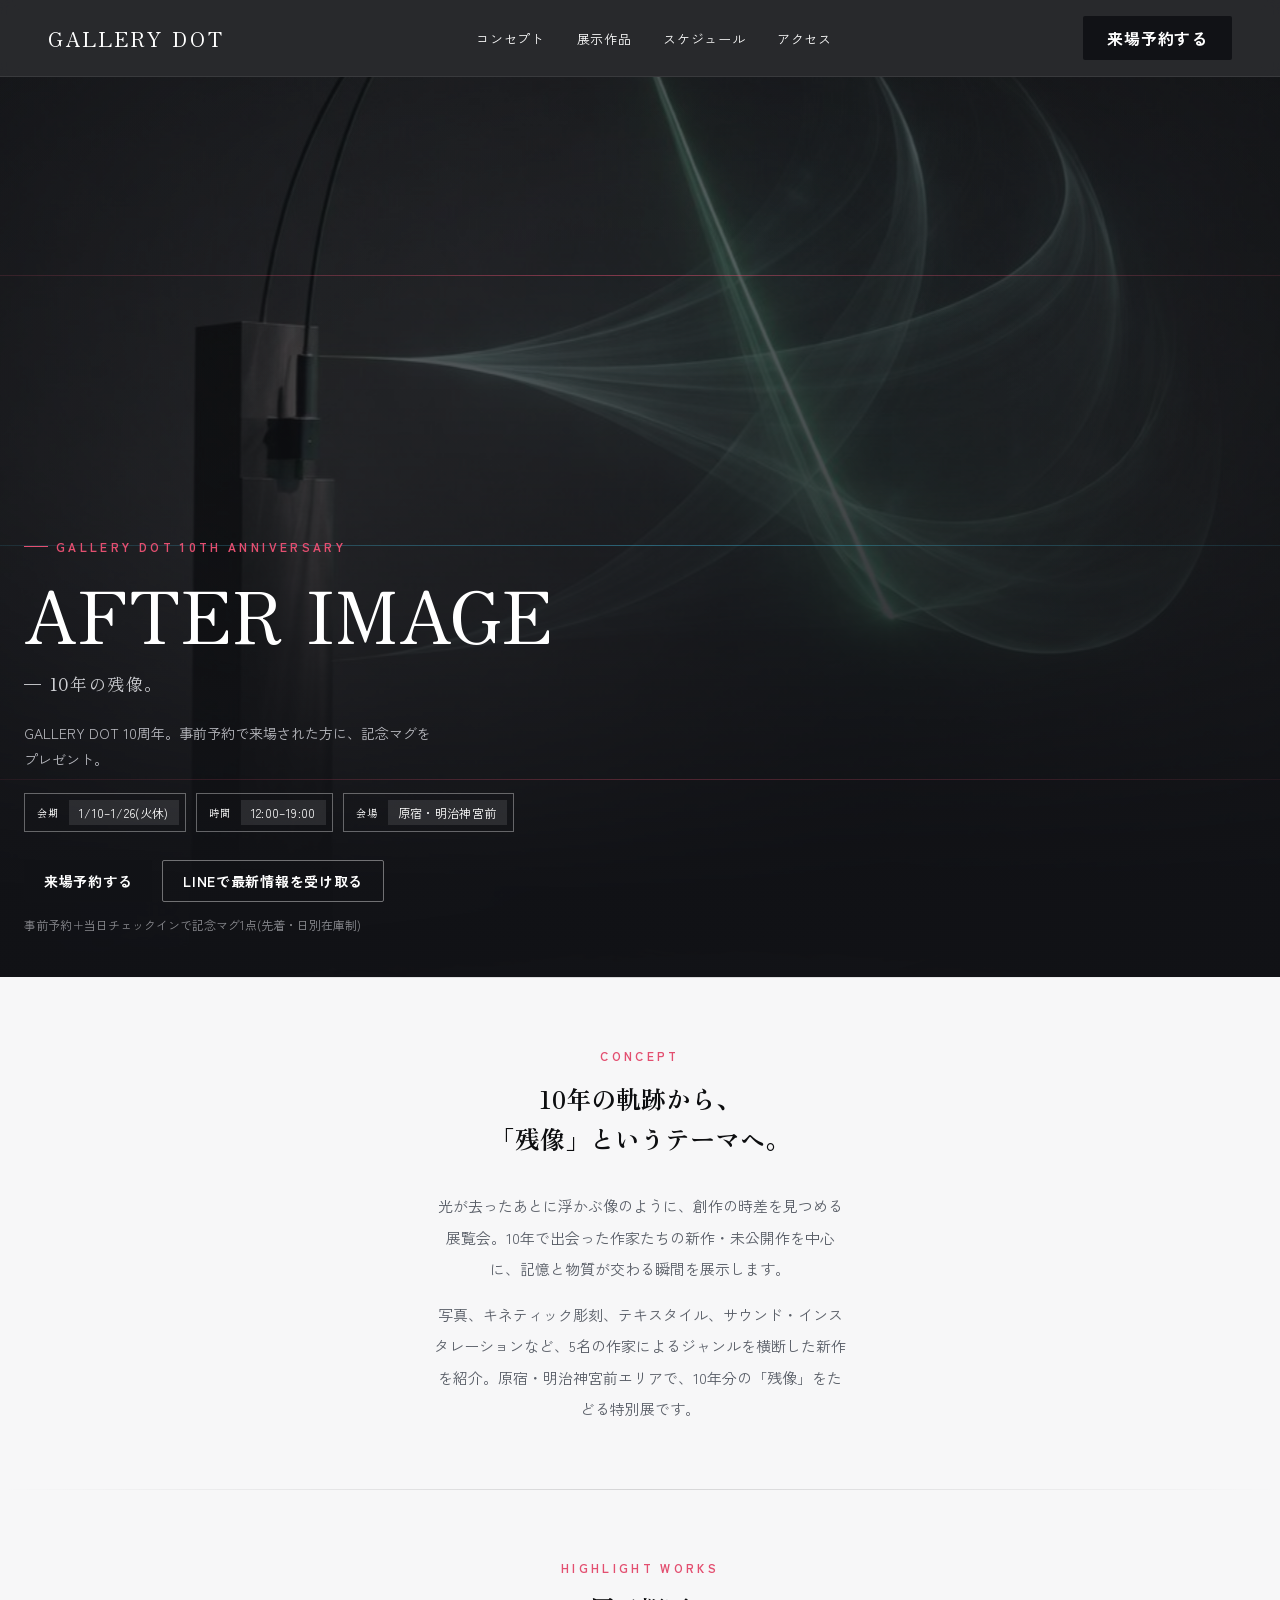
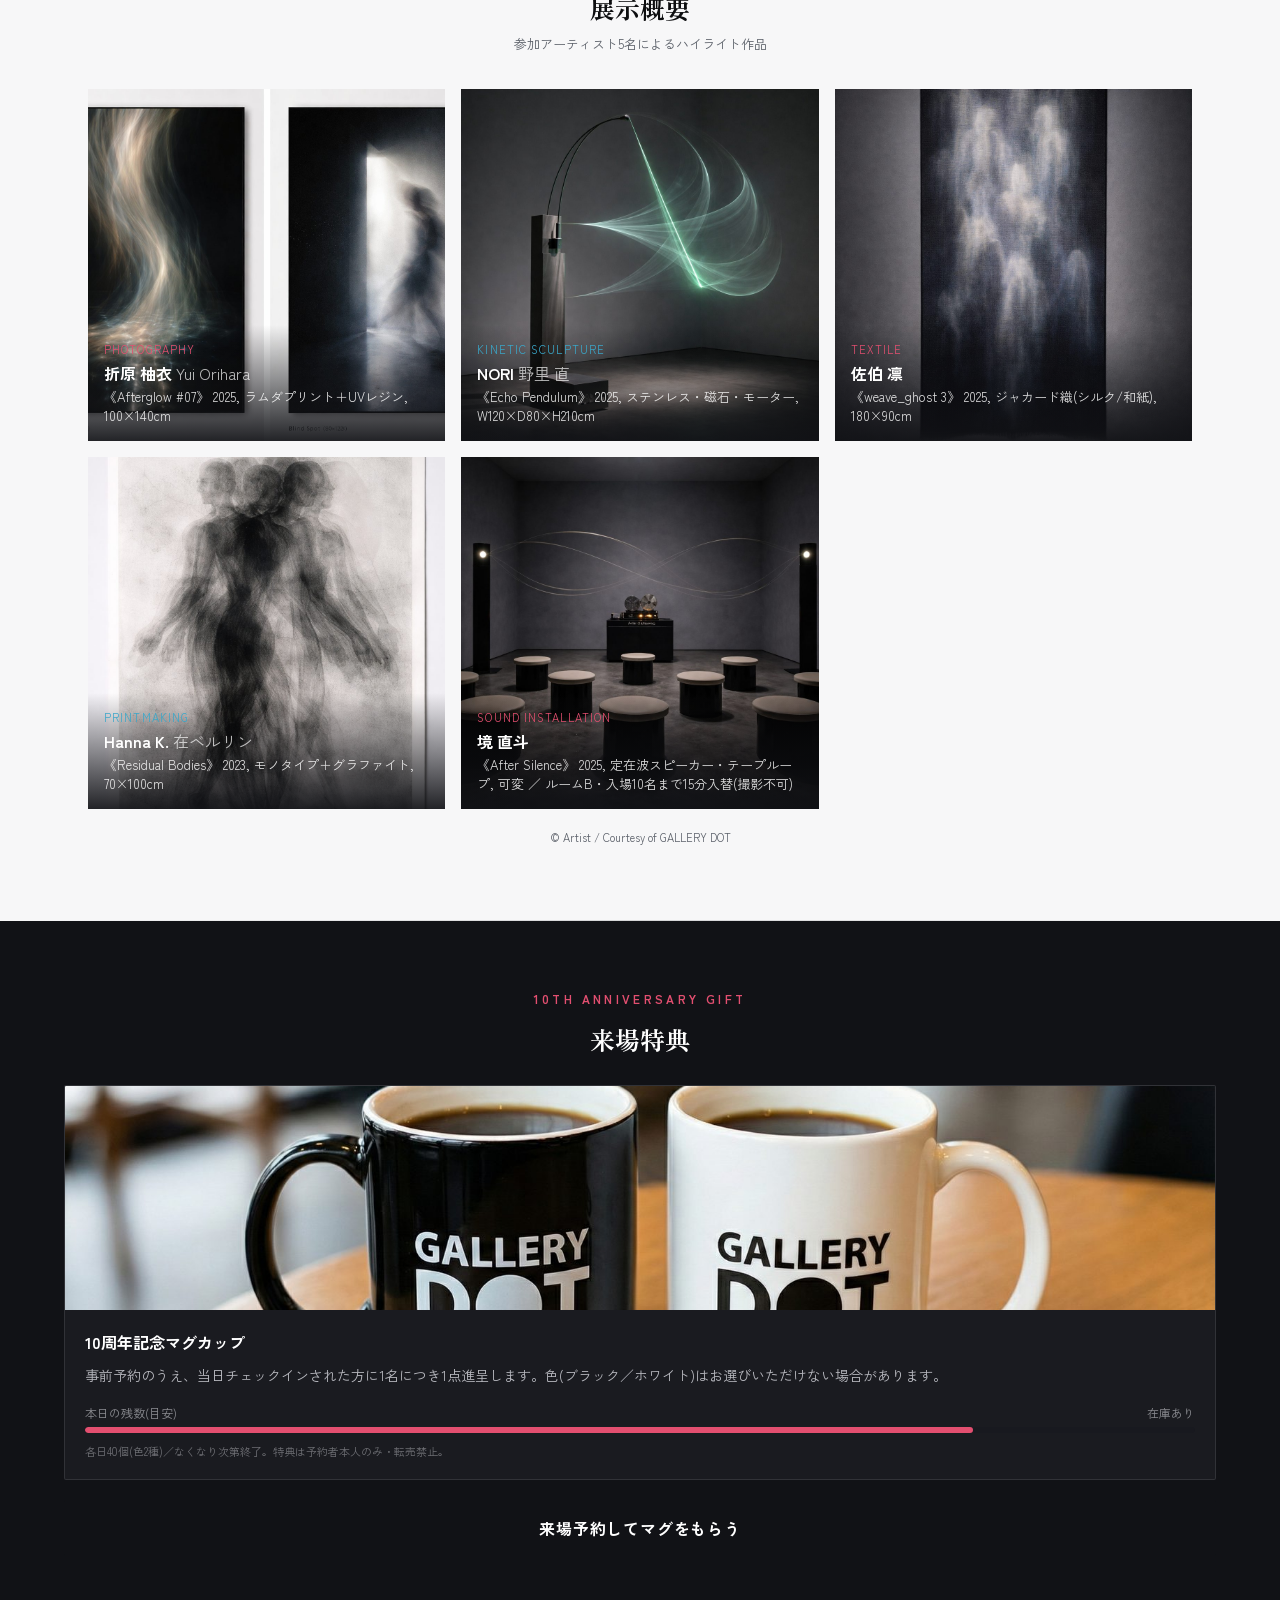
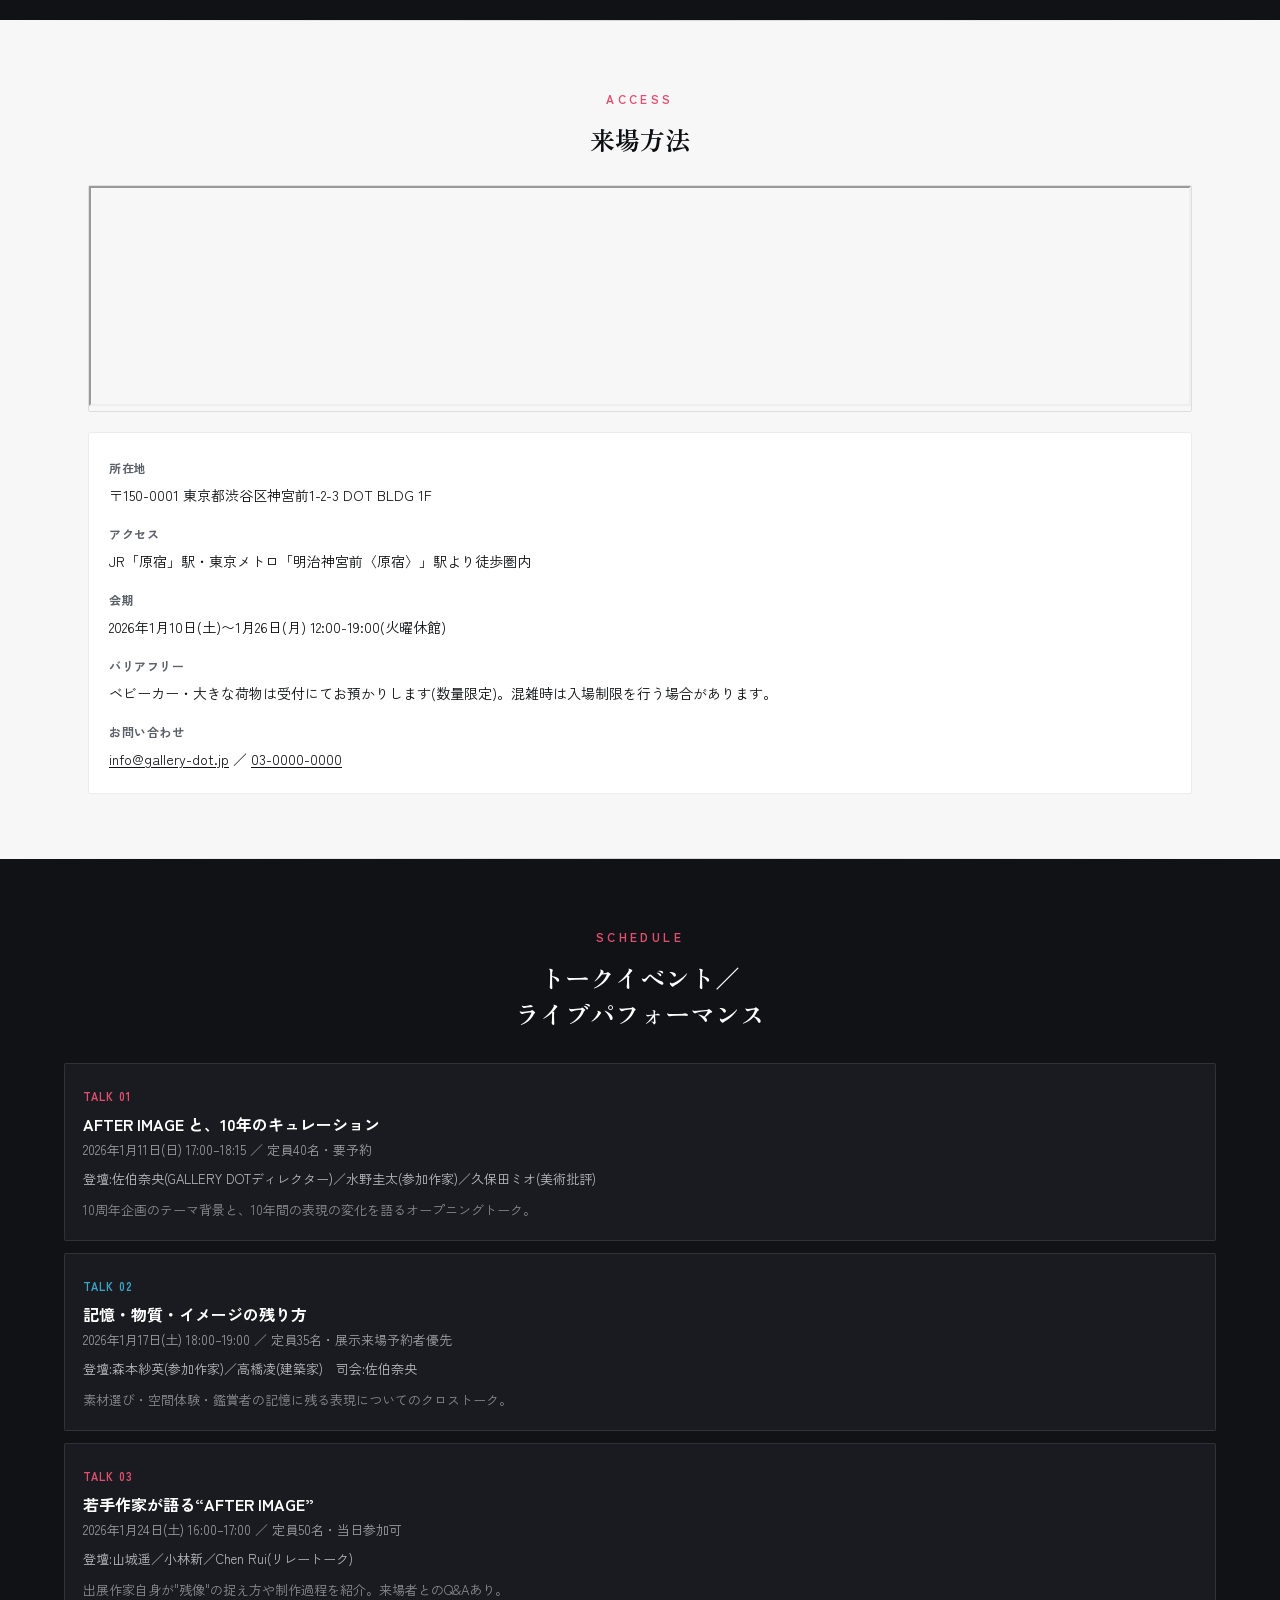
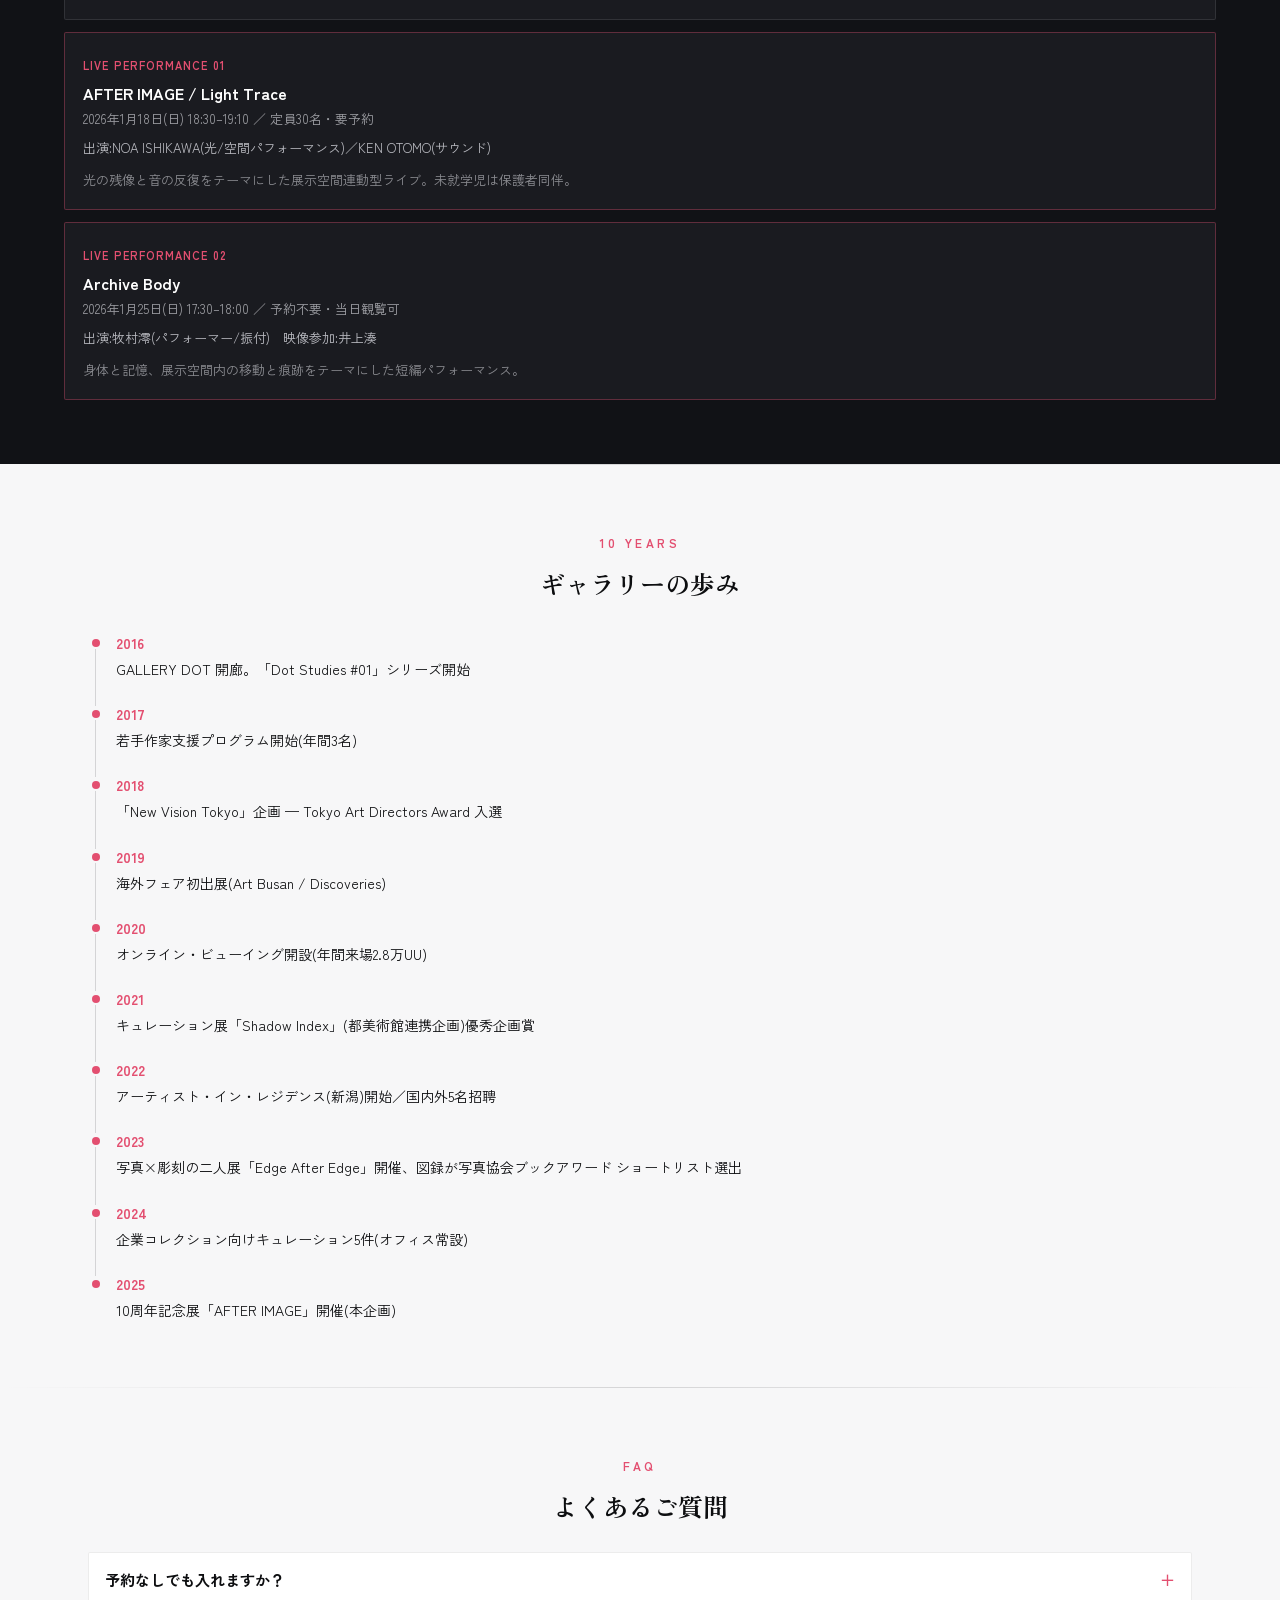
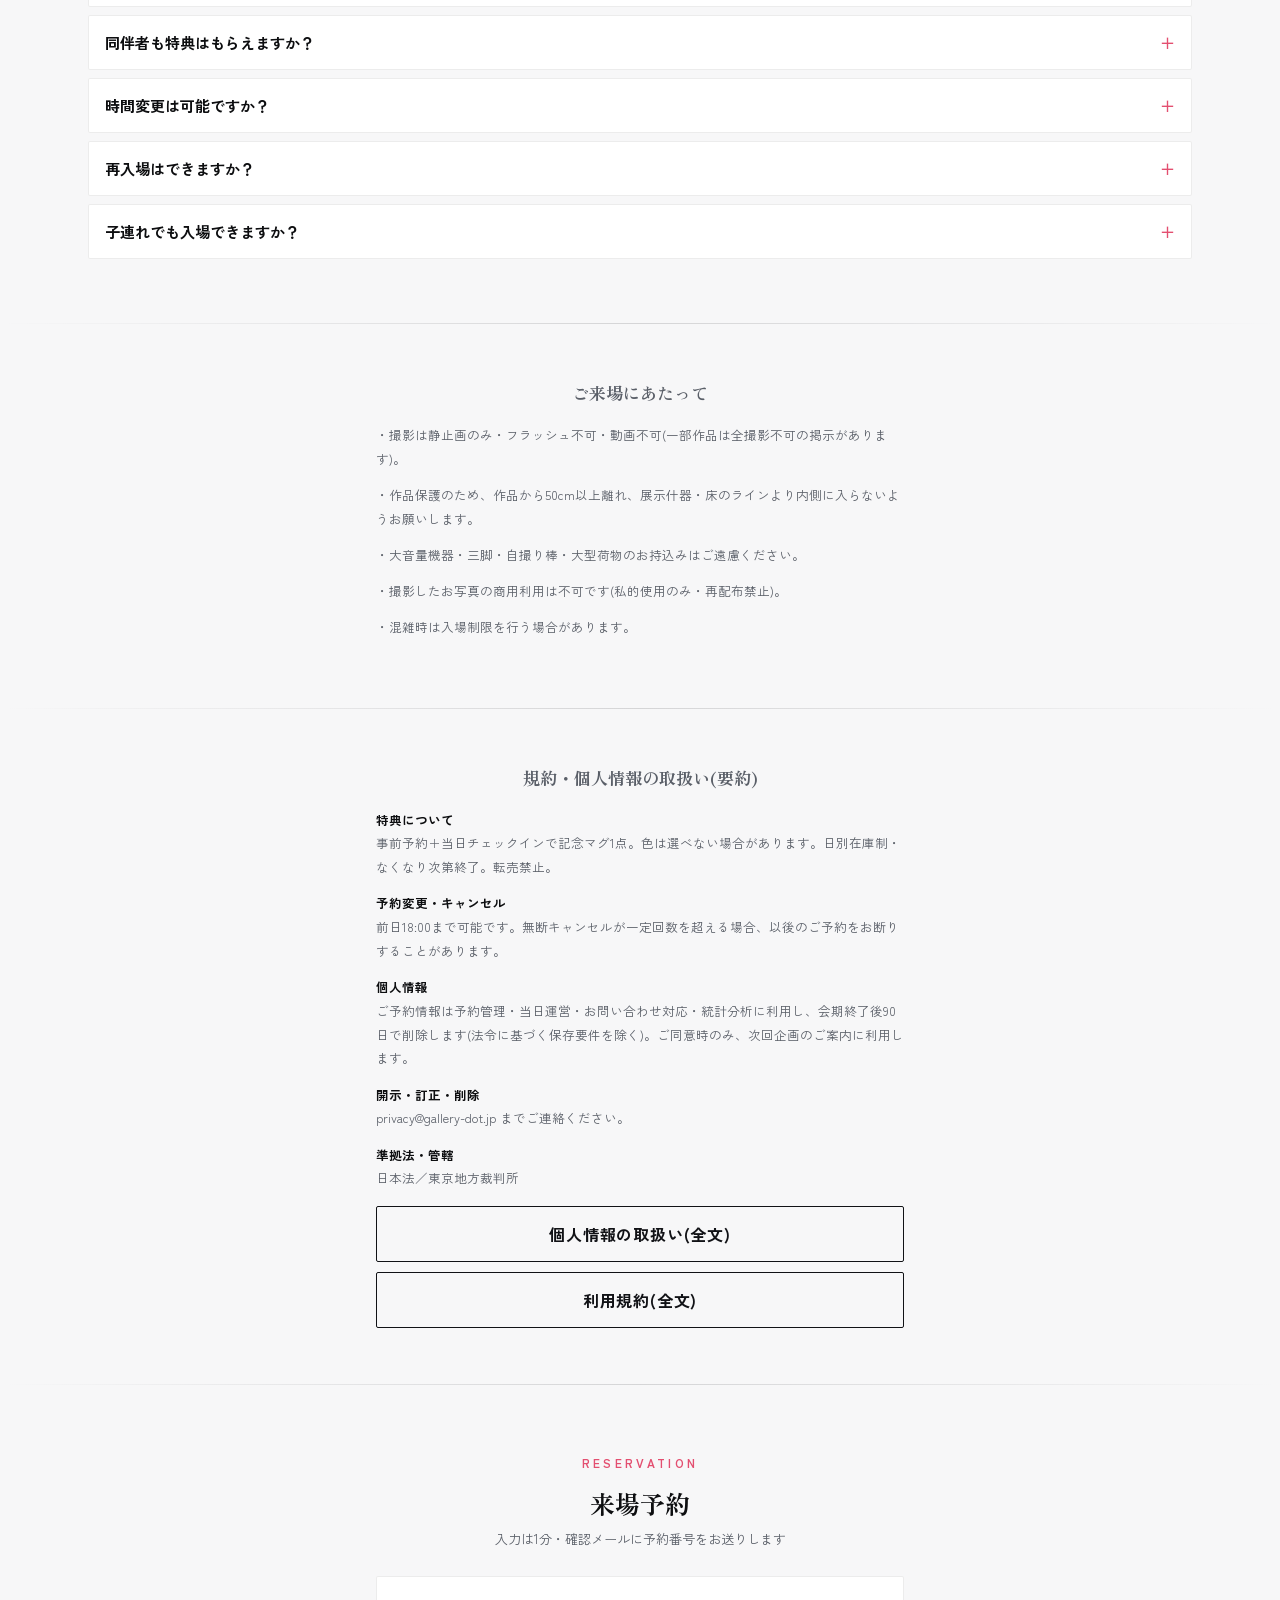
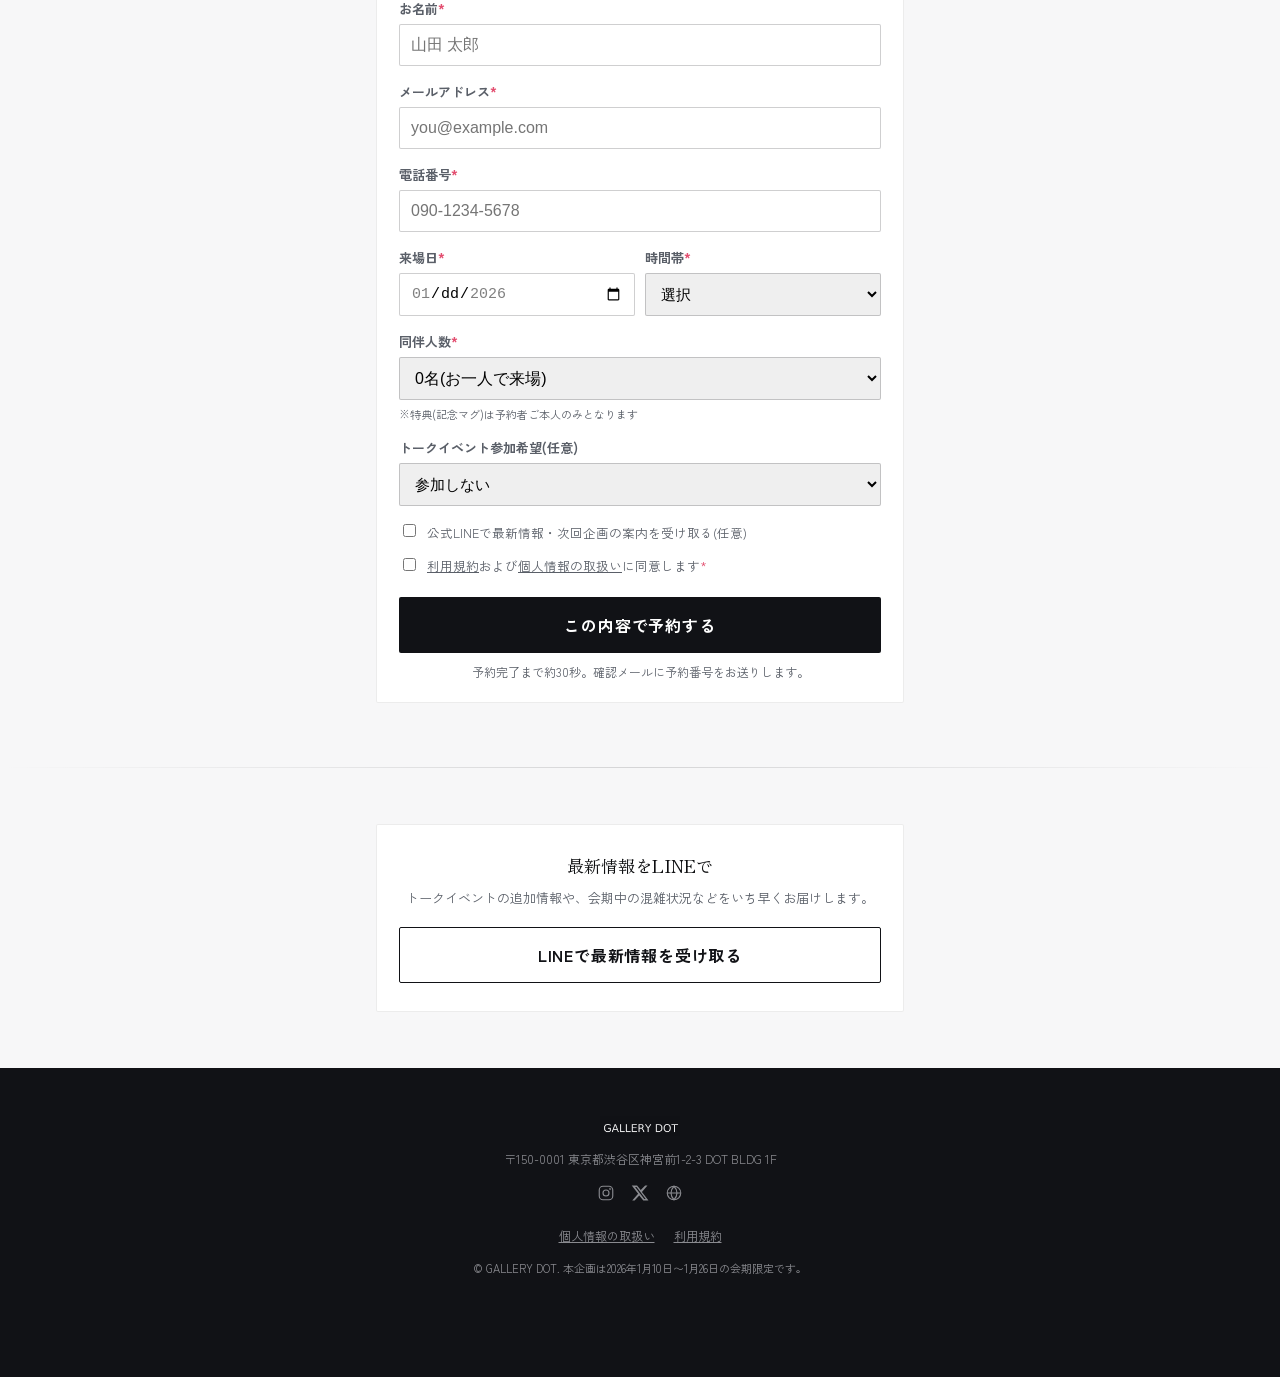
<file: index.html>
<!DOCTYPE html>

<html lang="ja">
<head>
<meta charset="utf-8"/>
<meta content="width=device-width, initial-scale=1.0" name="viewport"/>
<title>GALLERY DOT｜10周年記念展「AFTER IMAGE」10年の残像 - 原宿・明治神宮前の現代アートギャラリー・事前予約受付中</title>
<meta content="GALLERY DOT(渋谷区神宮前)10周年記念展「AFTER IMAGE」。2026年1月10日-26日開催。事前来店予約で10周年記念マグカッププレゼント。" name="description"/>
<meta content="index, follow" name="robots"/>
<link href="https://YukoUtsumi.github.io/gallery-dot-lp/" rel="canonical"/>
<meta content="website" property="og:type"/>
<meta content="GALLERY DOT 10th Anniversary “AFTER IMAGE”" property="og:title"/>
<meta content="10年の残像。GALLERY DOT 10周年記念展。事前予約で来場された方に記念マグをプレゼント。2026/1/10-1/26開催。" property="og:description"/>
<meta content="https://YukoUtsumi.github.io/gallery-dot-lp/images/artwork-orihara.jpg" property="og:image"/>
<meta content="https://YukoUtsumi.github.io/gallery-dot-lp/" property="og:url"/>
<meta content="GALLERY DOT" property="og:site_name"/>
<meta content="ja_JP" property="og:locale"/>
<meta content="summary_large_image" name="twitter:card"/>
<meta content="GALLERY DOT 10th Anniversary “AFTER IMAGE”" name="twitter:title"/>
<meta content="10年の残像。事前予約で来場された方に記念マグをプレゼント。2026/1/10-1/26開催。" name="twitter:description"/>
<meta content="https://YukoUtsumi.github.io/gallery-dot-lp/images/artwork-orihara.jpg" name="twitter:image"/>
<link href="images/gallery-dot-logo.png" rel="icon" type="image/png"/>
<link href="https://fonts.googleapis.com" rel="preconnect"/>
<link crossorigin="" href="https://fonts.gstatic.com" rel="preconnect"/>
<link href="https://fonts.googleapis.com/css2?family=Zen+Kaku+Gothic+New:wght@400;500;700;900&amp;family=Zen+Old+Mincho:wght@500;700&amp;display=swap" rel="stylesheet"/>
<link href="style.css" rel="stylesheet"/>
</head>
<body class="is-loading">
<!-- ============ ローディング演出 ============ -->
<div id="loader">
<div class="loader-mark">GALLERY DOT</div>
<div class="loader-bar"><div class="loader-bar-fill" id="loaderBarFill"></div></div>
<div class="loader-percent"><span id="loaderPercent">0</span>%</div>
</div>
<!-- デスクトップ用ヘッダー -->
<header class="desktop-header">
<a class="serif il-1" href="#">GALLERY DOT</a>
<nav class="desktop-nav il-2">
<a href="#concept">コンセプト</a>
<a href="#works">展示作品</a>
<a href="#schedule">スケジュール</a>
<a href="#access">アクセス</a>
</nav>
<a class="btn-primary il-3" href="#booking">来場予約する</a>
</header>
<!-- ============ ヒーロー ============ -->
<section class="hero">
<div class="hero-bg"></div>
<div class="hero-cycle" id="heroCycle">
<div class="hero-cycle-layer" id="heroCycleA"></div>
<div class="hero-cycle-layer" id="heroCycleB"></div>
</div>
<div class="hero-overlay"></div>
<div class="trace-wrap">
<div class="trace-line il-4"></div>
<div class="trace-line t2 il-5"></div>
<div class="trace-line t3 il-6"></div>
</div>
<div class="hero-content">
<div class="il-7">
<span class="il-8"></span>
<span class="eyebrow">GALLERY DOT 10TH ANNIVERSARY</span>
</div>
<h1 class="afterimage-title serif il-9">
<span aria-hidden="true" class="layer ghost g1">AFTER IMAGE</span>
<span aria-hidden="true" class="layer ghost g2">AFTER IMAGE</span>
<span class="layer il-10">AFTER IMAGE</span>
<span class="visually-hidden">GALLERY DOT 10周年記念展「AFTER IMAGE」— 10年の残像を辿る、原宿・明治神宮前の現代アートギャラリー</span>
</h1>
<p class="serif il-11">— 10年の残像。</p>
<p class="il-12">
        GALLERY DOT 10周年。事前予約で来場された方に、記念マグをプレゼント。
      </p>
<div class="il-13">
<span class="info-tag">
<span class="info-tag-label">会期</span>
<span class="info-tag-value">1/10–1/26(火休)</span>
</span>
<span class="info-tag">
<span class="info-tag-label">時間</span>
<span class="info-tag-value">12:00–19:00</span>
</span>
<span class="info-tag">
<span class="info-tag-label">会場</span>
<span class="info-tag-value">原宿・明治神宮前</span>
</span>
</div>
<div class="il-14" id="heroCtaGroup">
<a class="btn-primary il-15" href="#booking">来場予約する</a>
<a class="btn-outline il-16" href="#line">LINEで最新情報を受け取る</a>
</div>
<p class="il-17">事前予約＋当日チェックインで記念マグ1点(先着・日別在庫制)</p>
</div>
</section>
<div class="divider"></div>
<!-- ============ コンセプト ============ -->
<section class="wrap il-18" id="concept">
<div class="reveal il-19">
<span class="eyebrow">CONCEPT</span>
<h2 class="serif il-20">10年の軌跡から、<br/>「残像」というテーマへ。</h2>
</div>
<p class="reveal il-21">
      光が去ったあとに浮かぶ像のように、創作の時差を見つめる展覧会。10年で出会った作家たちの新作・未公開作を中心に、記憶と物質が交わる瞬間を展示します。
    </p>
<p class="reveal il-21 il-concept-sub">
      写真、キネティック彫刻、テキスタイル、サウンド・インスタレーションなど、5名の作家によるジャンルを横断した新作を紹介。原宿・明治神宮前エリアで、10年分の「残像」をたどる特別展です。
    </p>
</section>
<div class="divider"></div>
<!-- ============ 展示概要:ハイライト作品 ============ -->
<section class="wrap il-18" id="works">
<div class="reveal il-22">
<span class="eyebrow">HIGHLIGHT WORKS</span>
<h2 class="serif il-23">展示概要</h2>
<p class="il-24">参加アーティスト5名によるハイライト作品</p>
</div>
<div class="artwork-grid il-25">
<div class="artwork-card reveal il-26">
<img alt="折原柚衣《Afterglow #07》2025年、ラムダプリント+UVレジン" loading="lazy" src="images/artwork-orihara.jpg"/>
<div class="artwork-caption">
<p class="il-27">PHOTOGRAPHY</p>
<p class="il-28">折原 柚衣 <span class="il-29">Yui Orihara</span></p>
<p class="il-30">《Afterglow #07》 2025, ラムダプリント＋UVレジン, 100×140cm</p>
</div>
</div>
<div class="artwork-card reveal il-26">
<img alt="NORI（野里直）《Echo Pendulum》2025年、キネティック彫刻" loading="lazy" src="images/artwork-nori.jpg"/>
<div class="artwork-caption">
<p class="il-31">KINETIC SCULPTURE</p>
<p class="il-28">NORI <span class="il-29">野里 直</span></p>
<p class="il-30">《Echo Pendulum》 2025, ステンレス・磁石・モーター, W120×D80×H210cm</p>
</div>
</div>
<div class="artwork-card reveal il-26">
<img alt="佐伯凛《weave_ghost 3》2025年、ジャカード織" loading="lazy" src="images/artwork-saeki.jpg"/>
<div class="artwork-caption">
<p class="il-27">TEXTILE</p>
<p class="il-28">佐伯 凛</p>
<p class="il-30">《weave_ghost 3》 2025, ジャカード織(シルク/和紙), 180×90cm</p>
</div>
</div>
<div class="artwork-card reveal il-26">
<img alt="Hanna K.《Residual Bodies》2023年、モノタイプ" loading="lazy" src="images/artwork-hanna.jpg"/>
<div class="artwork-caption">
<p class="il-31">PRINTMAKING</p>
<p class="il-28">Hanna K. <span class="il-29">在ベルリン</span></p>
<p class="il-30">《Residual Bodies》 2023, モノタイプ＋グラファイト, 70×100cm</p>
</div>
</div>
<div class="artwork-card reveal il-26">
<img alt="境直斗《After Silence》2025年、サウンド・インスタレーション" loading="lazy" src="images/artwork-sakai.jpg"/>
<div class="artwork-caption">
<p class="il-27">SOUND INSTALLATION</p>
<p class="il-28">境 直斗</p>
<p class="il-30">《After Silence》 2025, 定在波スピーカー・テープループ, 可変 ／ ルームB・入場10名まで15分入替(撮影不可)</p>
</div>
</div>
</div>
<p class="il-32">© Artist / Courtesy of GALLERY DOT</p>
</section>
<div class="divider"></div>
<!-- ============ 来場特典 ============ -->
<section class="il-33" id="gift">
<div class="wrap">
<div class="reveal il-34">
<span class="eyebrow">10TH ANNIVERSARY GIFT</span>
<h2 class="serif il-23">来場特典</h2>
</div>
<div class="reveal card il-35">
<img alt="GALLERY DOT 10周年記念マグカップ 黒・白の2色" class="il-36" loading="lazy" src="images/mug-cup.jpg"/>
<div class="il-37">
<p class="il-38">10周年記念マグカップ</p>
<p class="il-39">
            事前予約のうえ、当日チェックインされた方に1名につき1点進呈します。色(ブラック／ホワイト)はお選びいただけない場合があります。
          </p>
<div class="il-40">
<span>本日の残数(目安)</span>
<span id="stockLabel">在庫あり</span>
</div>
<div class="stock-bar">
<div class="stock-bar-fill il-41" id="stockBarFill"></div>
</div>
<p class="il-42">各日40個(色2種)／なくなり次第終了。特典は予約者本人のみ・転売禁止。</p>
</div>
</div>
<a class="btn-primary" href="#booking">来場予約してマグをもらう</a>
</div>
</section>
<div class="divider"></div>
<!-- ============ 来場方法・アクセス ============ -->
<section class="wrap il-18" id="access">
<div class="reveal il-34">
<span class="eyebrow">ACCESS</span>
<h2 class="serif il-23">来場方法</h2>
</div>
<div class="reveal il-43">
<iframe allowfullscreen="" class="border-0" height="220" loading="lazy" referrerpolicy="no-referrer-when-downgrade" src="https://www.google.com/maps?q=%E6%9D%B1%E4%BA%AC%E9%83%BD%E6%B8%8B%E8%B0%B7%E5%8C%BA%E7%A5%9E%E5%AE%AE%E5%89%8D1-2-3&amp;output=embed" title="GALLERY DOT 地図" width="100%"></iframe>
</div>
<div class="reveal card il-44">
<p class="il-45"><span class="il-46">所在地</span><br/>〒150-0001 東京都渋谷区神宮前1-2-3 DOT BLDG 1F</p>
<p class="il-45"><span class="il-46">アクセス</span><br/>JR「原宿」駅・東京メトロ「明治神宮前〈原宿〉」駅より徒歩圏内</p>
<p class="il-45"><span class="il-46">会期</span><br/>2026年1月10日(土)〜1月26日(月) 12:00-19:00(火曜休館)</p>
<p class="il-45"><span class="il-46">バリアフリー</span><br/>ベビーカー・大きな荷物は受付にてお預かりします(数量限定)。混雑時は入場制限を行う場合があります。</p>
<p class="il-47"><span class="il-46">お問い合わせ</span><br/><a class="il-contact-link" href="mailto:info@gallery-dot.jp">info@gallery-dot.jp</a> ／ <a class="il-contact-link" href="tel:0300000000">03-0000-0000</a></p>
</div>
</section>
<div class="divider"></div>
<!-- ============ スケジュール ============ -->
<section class="il-33" id="schedule">
<div class="wrap">
<div class="reveal il-19">
<span class="eyebrow">SCHEDULE</span>
<h2 class="serif il-23">トークイベント／<br/>ライブパフォーマンス</h2>
</div>
<div class="il-48">
<div class="reveal card il-49">
<span class="il-50">TALK 01</span>
<p class="il-51">AFTER IMAGE と、10年のキュレーション</p>
<p class="il-52">2026年1月11日(日) 17:00–18:15 ／ 定員40名・要予約</p>
<p class="il-53">登壇:佐伯奈央(GALLERY DOTディレクター)／水野圭太(参加作家)／久保田ミオ(美術批評)</p>
<p class="il-54">10周年企画のテーマ背景と、10年間の表現の変化を語るオープニングトーク。</p>
</div>
<div class="reveal card il-49">
<span class="il-55">TALK 02</span>
<p class="il-51">記憶・物質・イメージの残り方</p>
<p class="il-52">2026年1月17日(土) 18:00–19:00 ／ 定員35名・展示来場予約者優先</p>
<p class="il-53">登壇:森本紗英(参加作家)／高橋凌(建築家)　司会:佐伯奈央</p>
<p class="il-54">素材選び・空間体験・鑑賞者の記憶に残る表現についてのクロストーク。</p>
</div>
<div class="reveal card il-49">
<span class="il-50">TALK 03</span>
<p class="il-51">若手作家が語る“AFTER IMAGE”</p>
<p class="il-52">2026年1月24日(土) 16:00–17:00 ／ 定員50名・当日参加可</p>
<p class="il-53">登壇:山城遥／小林新／Chen Rui(リレートーク)</p>
<p class="il-54">出展作家自身が"残像"の捉え方や制作過程を紹介。来場者とのQ&amp;Aあり。</p>
</div>
<div class="reveal card il-56">
<span class="il-50">LIVE PERFORMANCE 01</span>
<p class="il-51">AFTER IMAGE / Light Trace</p>
<p class="il-52">2026年1月18日(日) 18:30–19:10 ／ 定員30名・要予約</p>
<p class="il-53">出演:NOA ISHIKAWA(光/空間パフォーマンス)／KEN OTOMO(サウンド)</p>
<p class="il-54">光の残像と音の反復をテーマにした展示空間連動型ライブ。未就学児は保護者同伴。</p>
</div>
<div class="reveal card il-56">
<span class="il-50">LIVE PERFORMANCE 02</span>
<p class="il-51">Archive Body</p>
<p class="il-52">2026年1月25日(日) 17:30–18:00 ／ 予約不要・当日観覧可</p>
<p class="il-53">出演:牧村澪(パフォーマー/振付)　映像参加:井上湊</p>
<p class="il-54">身体と記憶、展示空間内の移動と痕跡をテーマにした短編パフォーマンス。</p>
</div>
</div>
</div>
</section>
<div class="divider"></div>
<!-- ============ ギャラリーの歩み(年表) ============ -->
<section class="wrap il-18" id="history">
<div class="reveal il-19">
<span class="eyebrow">10 YEARS</span>
<h2 class="serif il-23">ギャラリーの歩み</h2>
</div>
<div class="il-57">
<div class="timeline-item reveal">
<p class="il-58">2016</p>
<p class="il-59">GALLERY DOT 開廊。「Dot Studies #01」シリーズ開始</p>
</div>
<div class="timeline-item reveal">
<p class="il-58">2017</p>
<p class="il-59">若手作家支援プログラム開始(年間3名)</p>
</div>
<div class="timeline-item reveal">
<p class="il-58">2018</p>
<p class="il-59">「New Vision Tokyo」企画 — Tokyo Art Directors Award 入選</p>
</div>
<div class="timeline-item reveal">
<p class="il-58">2019</p>
<p class="il-59">海外フェア初出展(Art Busan / Discoveries)</p>
</div>
<div class="timeline-item reveal">
<p class="il-58">2020</p>
<p class="il-59">オンライン・ビューイング開設(年間来場2.8万UU)</p>
</div>
<div class="timeline-item reveal">
<p class="il-58">2021</p>
<p class="il-59">キュレーション展「Shadow Index」(都美術館連携企画)優秀企画賞</p>
</div>
<div class="timeline-item reveal">
<p class="il-58">2022</p>
<p class="il-59">アーティスト・イン・レジデンス(新潟)開始／国内外5名招聘</p>
</div>
<div class="timeline-item reveal">
<p class="il-58">2023</p>
<p class="il-59">写真×彫刻の二人展「Edge After Edge」開催、図録が写真協会ブックアワード ショートリスト選出</p>
</div>
<div class="timeline-item reveal">
<p class="il-58">2024</p>
<p class="il-59">企業コレクション向けキュレーション5件(オフィス常設)</p>
</div>
<div class="timeline-item reveal">
<p class="il-58">2025</p>
<p class="il-59">10周年記念展「AFTER IMAGE」開催(本企画)</p>
</div>
</div>
</section>
<div class="divider"></div>
<!-- ============ FAQ ============ -->
<section class="wrap il-18" id="faq">
<div class="reveal il-34">
<span class="eyebrow">FAQ</span>
<h2 class="serif il-23">よくあるご質問</h2>
</div>
<div class="il-60">
<details class="reveal card il-61">
<summary class="il-62">予約なしでも入れますか？<span class="il-63">＋</span></summary>
<p class="il-64">混雑時は予約優先・入場制限があります。特典は予約来場者のみです。</p>
</details>
<details class="reveal card il-61">
<summary class="il-62">同伴者も特典はもらえますか？<span class="il-63">＋</span></summary>
<p class="il-64">いいえ。特典は予約者本人のみとなります。</p>
</details>
<details class="reveal card il-61">
<summary class="il-62">時間変更は可能ですか？<span class="il-63">＋</span></summary>
<p class="il-64">前日18:00までであれば、フォームの「予約変更」リンクから可能です。</p>
</details>
<details class="reveal card il-61">
<summary class="il-62">再入場はできますか？<span class="il-63">＋</span></summary>
<p class="il-64">当日中であれば、受付でスタンプを提示のうえ可能です。</p>
</details>
<details class="reveal card il-61">
<summary class="il-62">子連れでも入場できますか？<span class="il-63">＋</span></summary>
<p class="il-64">可能です。未就学児は手をつなぐなど安全へのご配慮をお願いいたします。</p>
</details>
</div>
</section>
<div class="divider"></div>
<!-- ============ ご来場にあたって ============ -->
<section class="wrap wrap-narrow il-65">
<h2 class="serif reveal il-66">ご来場にあたって</h2>
<div class="reveal il-67">
<p>・撮影は静止画のみ・フラッシュ不可・動画不可(一部作品は全撮影不可の掲示があります)。</p>
<p>・作品保護のため、作品から50cm以上離れ、展示什器・床のラインより内側に入らないようお願いします。</p>
<p>・大音量機器・三脚・自撮り棒・大型荷物のお持込みはご遠慮ください。</p>
<p>・撮影したお写真の商用利用は不可です(私的使用のみ・再配布禁止)。</p>
<p>・混雑時は入場制限を行う場合があります。</p>
</div>
</section>
<div class="divider"></div>
<!-- ============ 規約・個人情報(要約) ============ -->
<section class="wrap wrap-narrow il-65">
<h2 class="serif reveal il-66">規約・個人情報の取扱い(要約)</h2>
<div class="reveal il-68">
<p><strong class="il-69">特典について</strong><br/>事前予約＋当日チェックインで記念マグ1点。色は選べない場合があります。日別在庫制・なくなり次第終了。転売禁止。</p>
<p><strong class="il-69">予約変更・キャンセル</strong><br/>前日18:00まで可能です。無断キャンセルが一定回数を超える場合、以後のご予約をお断りすることがあります。</p>
<p><strong class="il-69">個人情報</strong><br/>ご予約情報は予約管理・当日運営・お問い合わせ対応・統計分析に利用し、会期終了後90日で削除します(法令に基づく保存要件を除く)。ご同意時のみ、次回企画のご案内に利用します。</p>
<p><strong class="il-69">開示・訂正・削除</strong><br/>privacy@gallery-dot.jp までご連絡ください。</p>
<p><strong class="il-69">準拠法・管轄</strong><br/>日本法／東京地方裁判所</p>
</div>
<a class="reveal btn-outline il-70" href="privacy.html" rel="noopener" target="_blank">個人情報の取扱い(全文)</a>
<a class="reveal btn-outline" href="terms.html" rel="noopener" target="_blank">利用規約(全文)</a>
</section>
<div class="divider"></div>
<!-- ============ 来場予約フォーム(主CV) ============ -->
<section class="wrap wrap-narrow il-18" id="booking">
<div class="reveal il-71">
<span class="eyebrow">RESERVATION</span>
<h2 class="serif il-23">来場予約</h2>
</div>
<p class="reveal il-72">入力は1分・確認メールに予約番号をお送りします</p>
<form class="reveal card il-73" id="reservation-form" novalidate="" onsubmit="return false;">
<div class="il-74">
<label class="il-75" for="f-name">お名前<span class="il-63">*</span></label>
<input class="il-76" id="f-name" name="name" placeholder="山田 太郎" required="" type="text"/>
<p class="hidden il-77" id="err-name">お名前を入力してください</p>
</div>
<div class="il-74">
<label class="il-75" for="f-email">メールアドレス<span class="il-63">*</span></label>
<input class="il-76" id="f-email" name="email" placeholder="you@example.com" required="" type="email"/>
<p class="hidden il-77" id="err-email">正しいメールアドレスを入力してください</p>
</div>
<div class="il-74">
<label class="il-75" for="f-phone">電話番号<span class="il-63">*</span></label>
<input class="il-76" id="f-phone" name="phone" placeholder="090-1234-5678" required="" type="tel"/>
<p class="hidden il-77" id="err-phone">正しい電話番号を入力してください</p>
</div>
<div class="il-78">
<div>
<label class="il-75" for="f-date">来場日<span class="il-63">*</span></label>
<input class="il-79" id="f-date" max="2026-01-26" min="2026-01-10" name="date" required="" type="date"/>
<p class="hidden il-77" id="err-date">会期内の日付をお選びください</p>
</div>
<div>
<label class="il-75" for="f-time">時間帯<span class="il-63">*</span></label>
<select class="il-79" id="f-time" name="time" required="">
<option value="">選択</option>
<option>12:00–12:30</option><option>12:30–13:00</option><option>13:00–13:30</option>
<option>13:30–14:00</option><option>14:00–14:30</option><option>14:30–15:00</option>
<option>15:00–15:30</option><option>15:30–16:00</option><option>16:00–16:30</option>
<option>16:30–17:00</option><option>17:00–17:30</option><option>17:30–18:00</option>
<option>18:00–18:30</option><option>18:30–19:00</option>
</select>
<p class="hidden il-77" id="err-time">時間帯をお選びください</p>
</div>
</div>
<div class="il-74">
<label class="il-75" for="f-companions">同伴人数<span class="il-63">*</span></label>
<select class="il-76" id="f-companions" name="companions" required="">
<option value="0">0名(お一人で来場)</option>
<option value="1">1名</option>
<option value="2">2名</option>
</select>
<p class="il-80">※特典(記念マグ)は予約者ご本人のみとなります</p>
</div>
<div class="il-74">
<label class="il-75">トークイベント参加希望(任意)</label>
<select class="il-79" id="f-talk" name="talk">
<option value="">参加しない</option>
<option>TALK01: 1/11(日) AFTER IMAGEと、10年のキュレーション</option>
<option>TALK02: 1/17(土) 記憶・物質・イメージの残り方</option>
<option>TALK03: 1/24(土) 若手作家が語る"AFTER IMAGE"</option>
<option>LIVE01: 1/18(日) AFTER IMAGE / Light Trace</option>
</select>
</div>
<label class="il-81">
<input class="il-82" id="f-line" name="lineOptIn" type="checkbox"/>
<span>公式LINEで最新情報・次回企画の案内を受け取る(任意)</span>
</label>
<label class="il-83">
<input id="f-agree" name="agree" required="" type="checkbox"/>
<span><a class="il-84" href="terms.html" rel="noopener" target="_blank">利用規約</a>および<a class="il-84" href="privacy.html" rel="noopener" target="_blank">個人情報の取扱い</a>に同意します<span class="il-63">*</span></span>
</label>
<p class="hidden il-85" id="err-agree">規約への同意が必要です</p>
<p class="hidden il-86" id="form-error-summary">未入力・不備のある項目があります。ご確認ください。</p>
<button class="btn-primary" id="f-submit" type="submit">この内容で予約する</button>
<p class="il-87">予約完了まで約30秒。確認メールに予約番号をお送りします。</p>
</form>
<div class="hidden reveal card il-88" id="reservation-success">
<div class="il-89">✓</div>
<p class="serif il-90">ご予約を受け付けました</p>
<p class="il-91">ご入力いただいたメールアドレス宛に、予約番号を含む確認メールをお送りします。当日は受付にて確認メールをご提示ください。</p>
</div>
</section>
<div class="divider"></div>
<!-- ============ LINE登録(副CV) ============ -->
<section class="wrap wrap-narrow il-92" id="line">
<div class="reveal card il-93">
<p class="serif il-94">最新情報をLINEで</p>
<p class="il-95">トークイベントの追加情報や、会期中の混雑状況などをいち早くお届けします。</p>
<a class="btn-outline" href="https://line.me/R/ti/p/@gallery-dot-dummy" rel="noopener" target="_blank">LINEで最新情報を受け取る</a>
</div>
</section>
<!-- ============ フッター ============ -->
<footer class="il-96">
<div class="wrap">
<img alt="GALLERY DOT" class="il-97" src="images/gallery-dot-logo.png"/>
<p class="il-98">〒150-0001 東京都渋谷区神宮前1-2-3 DOT BLDG 1F</p>
<div class="il-99">
<a aria-label="Instagram" class="il-100" href="https://instagram.com/gallery_dot_dummy" rel="noopener" target="_blank">
<svg fill="none" height="18" stroke="currentColor" viewbox="0 0 24 24" width="18"><rect height="18" rx="5" stroke-width="1.5" width="18" x="3" y="3"></rect><circle cx="12" cy="12" r="4" stroke-width="1.5"></circle><circle cx="17.5" cy="6.5" r="1"></circle></svg>
</a>
<a aria-label="X" class="il-100" href="https://x.com/gallery_dot_dummy" rel="noopener" target="_blank">
<svg fill="currentColor" height="18" viewbox="0 0 24 24" width="18"><path d="M18.9 2H22l-7.4 8.5L23.3 22h-6.9l-5.4-6.6L4.8 22H1.6l7.9-9.1L1 2h7.1l4.9 6.1L18.9 2zm-1.2 18h1.9L7.4 4H5.4l12.3 16z"></path></svg>
</a>
<a aria-label="公式サイト" class="il-100" href="https://gallery-dot-dummy.example.com" rel="noopener" target="_blank">
<svg fill="none" height="18" stroke="currentColor" viewbox="0 0 24 24" width="18"><circle cx="12" cy="12" r="9" stroke-width="1.5"></circle><path d="M3 12h18M12 3c2.5 2.6 4 6 4 9s-1.5 6.4-4 9c-2.5-2.6-4-6-4-9s1.5-6.4 4-9z" stroke-width="1.5"></path></svg>
</a>
</div>
<div class="il-101">
<a class="il-102" href="privacy.html">個人情報の取扱い</a>
<a class="il-102" href="terms.html">利用規約</a>
</div>
<p class="il-103">© GALLERY DOT. 本企画は2026年1月10日〜1月26日の会期限定です。</p>
</div>
</footer>
<!-- ============ 固定フッターCTA ============ -->
<div class="mobile-fixed-cta">
<a class="il-104" href="#line">LINE登録</a>
<a class="btn-primary il-105" href="#booking">来場予約する</a>
</div>
<script src="script.js"></script>
</body>
</html>
</file>
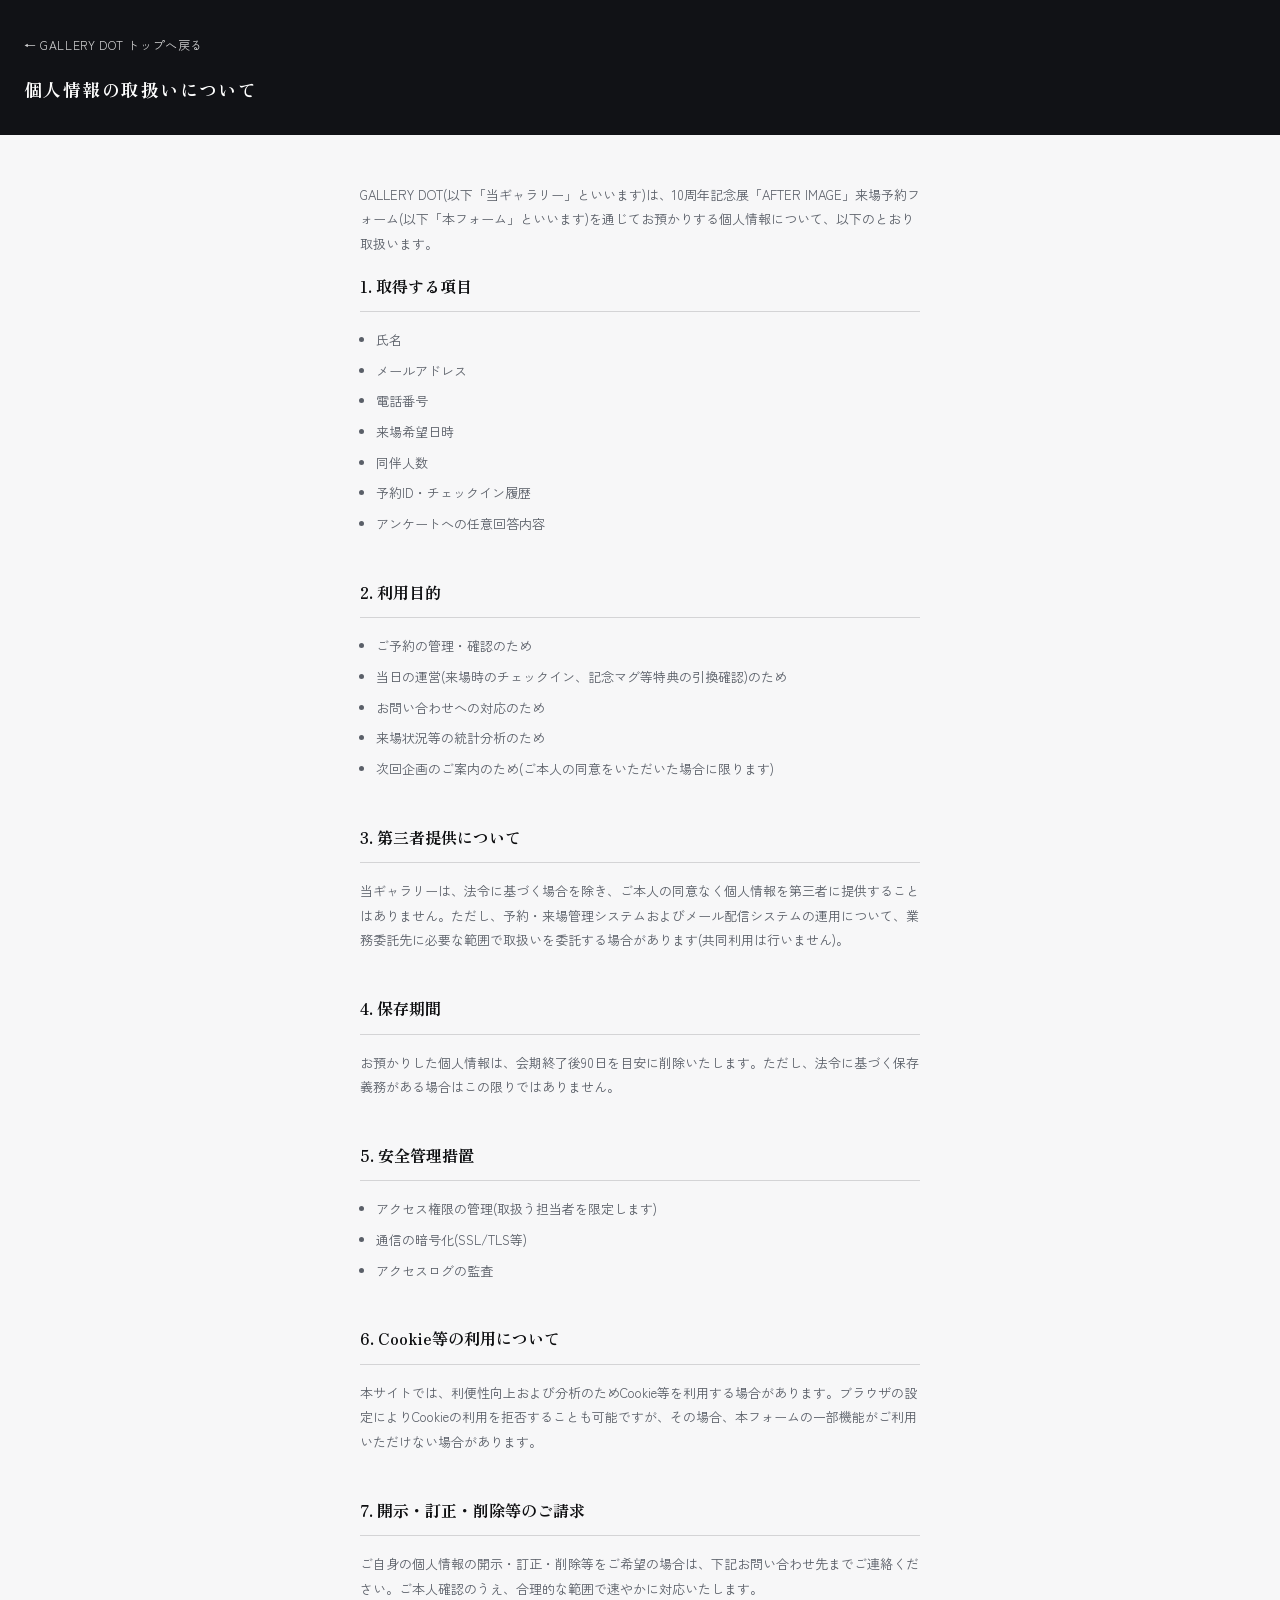
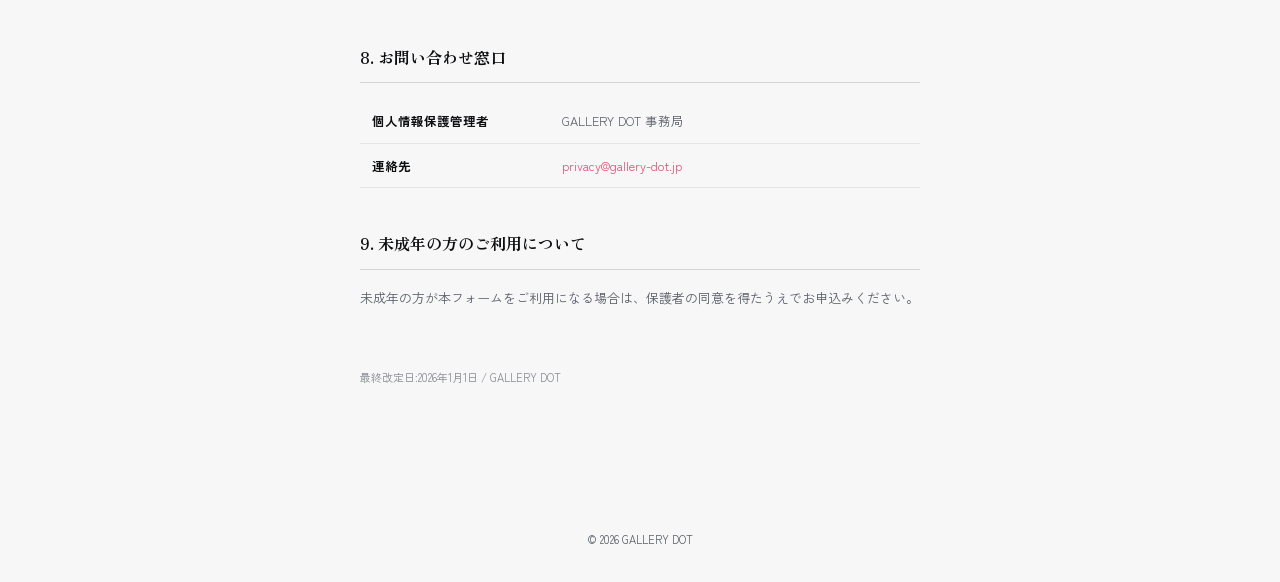
<file: privacy.html>
<!DOCTYPE html>
<html lang="ja">
<head>
<meta charset="UTF-8">
<meta name="viewport" content="width=device-width, initial-scale=1.0">
<title>個人情報の取扱いについて | GALLERY DOT</title>
<meta name="description" content="GALLERY DOT 10周年記念展「AFTER IMAGE」来場予約フォームにおける個人情報の取扱いについて。">
<meta name="robots" content="noindex, follow">
<link rel="icon" type="image/png" href="images/gallery-dot-logo.png">
<link rel="preconnect" href="https://fonts.googleapis.com">
<link rel="preconnect" href="https://fonts.gstatic.com" crossorigin>
<link href="https://fonts.googleapis.com/css2?family=Zen+Kaku+Gothic+New:wght@400;500;700;900&family=Zen+Old+Mincho:wght@500;700&display=swap" rel="stylesheet">
<link rel="stylesheet" href="legal.css">
</head>
<body>

  <header class="legal-header">
    <a href="index.html">← GALLERY DOT トップへ戻る</a>
    <h1>個人情報の取扱いについて</h1>
  </header>

  <main class="legal-wrap">

    <p>GALLERY DOT(以下「当ギャラリー」といいます)は、10周年記念展「AFTER IMAGE」来場予約フォーム(以下「本フォーム」といいます)を通じてお預かりする個人情報について、以下のとおり取扱います。</p>

    <h2>1. 取得する項目</h2>
    <ul>
      <li>氏名</li>
      <li>メールアドレス</li>
      <li>電話番号</li>
      <li>来場希望日時</li>
      <li>同伴人数</li>
      <li>予約ID・チェックイン履歴</li>
      <li>アンケートへの任意回答内容</li>
    </ul>

    <h2>2. 利用目的</h2>
    <ul>
      <li>ご予約の管理・確認のため</li>
      <li>当日の運営(来場時のチェックイン、記念マグ等特典の引換確認)のため</li>
      <li>お問い合わせへの対応のため</li>
      <li>来場状況等の統計分析のため</li>
      <li>次回企画のご案内のため(ご本人の同意をいただいた場合に限ります)</li>
    </ul>

    <h2>3. 第三者提供について</h2>
    <p>当ギャラリーは、法令に基づく場合を除き、ご本人の同意なく個人情報を第三者に提供することはありません。ただし、予約・来場管理システムおよびメール配信システムの運用について、業務委託先に必要な範囲で取扱いを委託する場合があります(共同利用は行いません)。</p>

    <h2>4. 保存期間</h2>
    <p>お預かりした個人情報は、会期終了後90日を目安に削除いたします。ただし、法令に基づく保存義務がある場合はこの限りではありません。</p>

    <h2>5. 安全管理措置</h2>
    <ul>
      <li>アクセス権限の管理(取扱う担当者を限定します)</li>
      <li>通信の暗号化(SSL/TLS等)</li>
      <li>アクセスログの監査</li>
    </ul>

    <h2>6. Cookie等の利用について</h2>
    <p>本サイトでは、利便性向上および分析のためCookie等を利用する場合があります。ブラウザの設定によりCookieの利用を拒否することも可能ですが、その場合、本フォームの一部機能がご利用いただけない場合があります。</p>

    <h2>7. 開示・訂正・削除等のご請求</h2>
    <p>ご自身の個人情報の開示・訂正・削除等をご希望の場合は、下記お問い合わせ先までご連絡ください。ご本人確認のうえ、合理的な範囲で速やかに対応いたします。</p>

    <h2>8. お問い合わせ窓口</h2>
    <table>
      <tr><th>個人情報保護管理者</th><td>GALLERY DOT 事務局</td></tr>
      <tr><th>連絡先</th><td><a href="mailto:privacy@gallery-dot.jp">privacy@gallery-dot.jp</a></td></tr>
    </table>

    <h2>9. 未成年の方のご利用について</h2>
    <p>未成年の方が本フォームをご利用になる場合は、保護者の同意を得たうえでお申込みください。</p>

    <p class="updated">最終改定日:2026年1月1日 / GALLERY DOT</p>
  </main>

  <footer class="legal-footer">&copy; 2026 GALLERY DOT</footer>

</body>
</html>
</file>
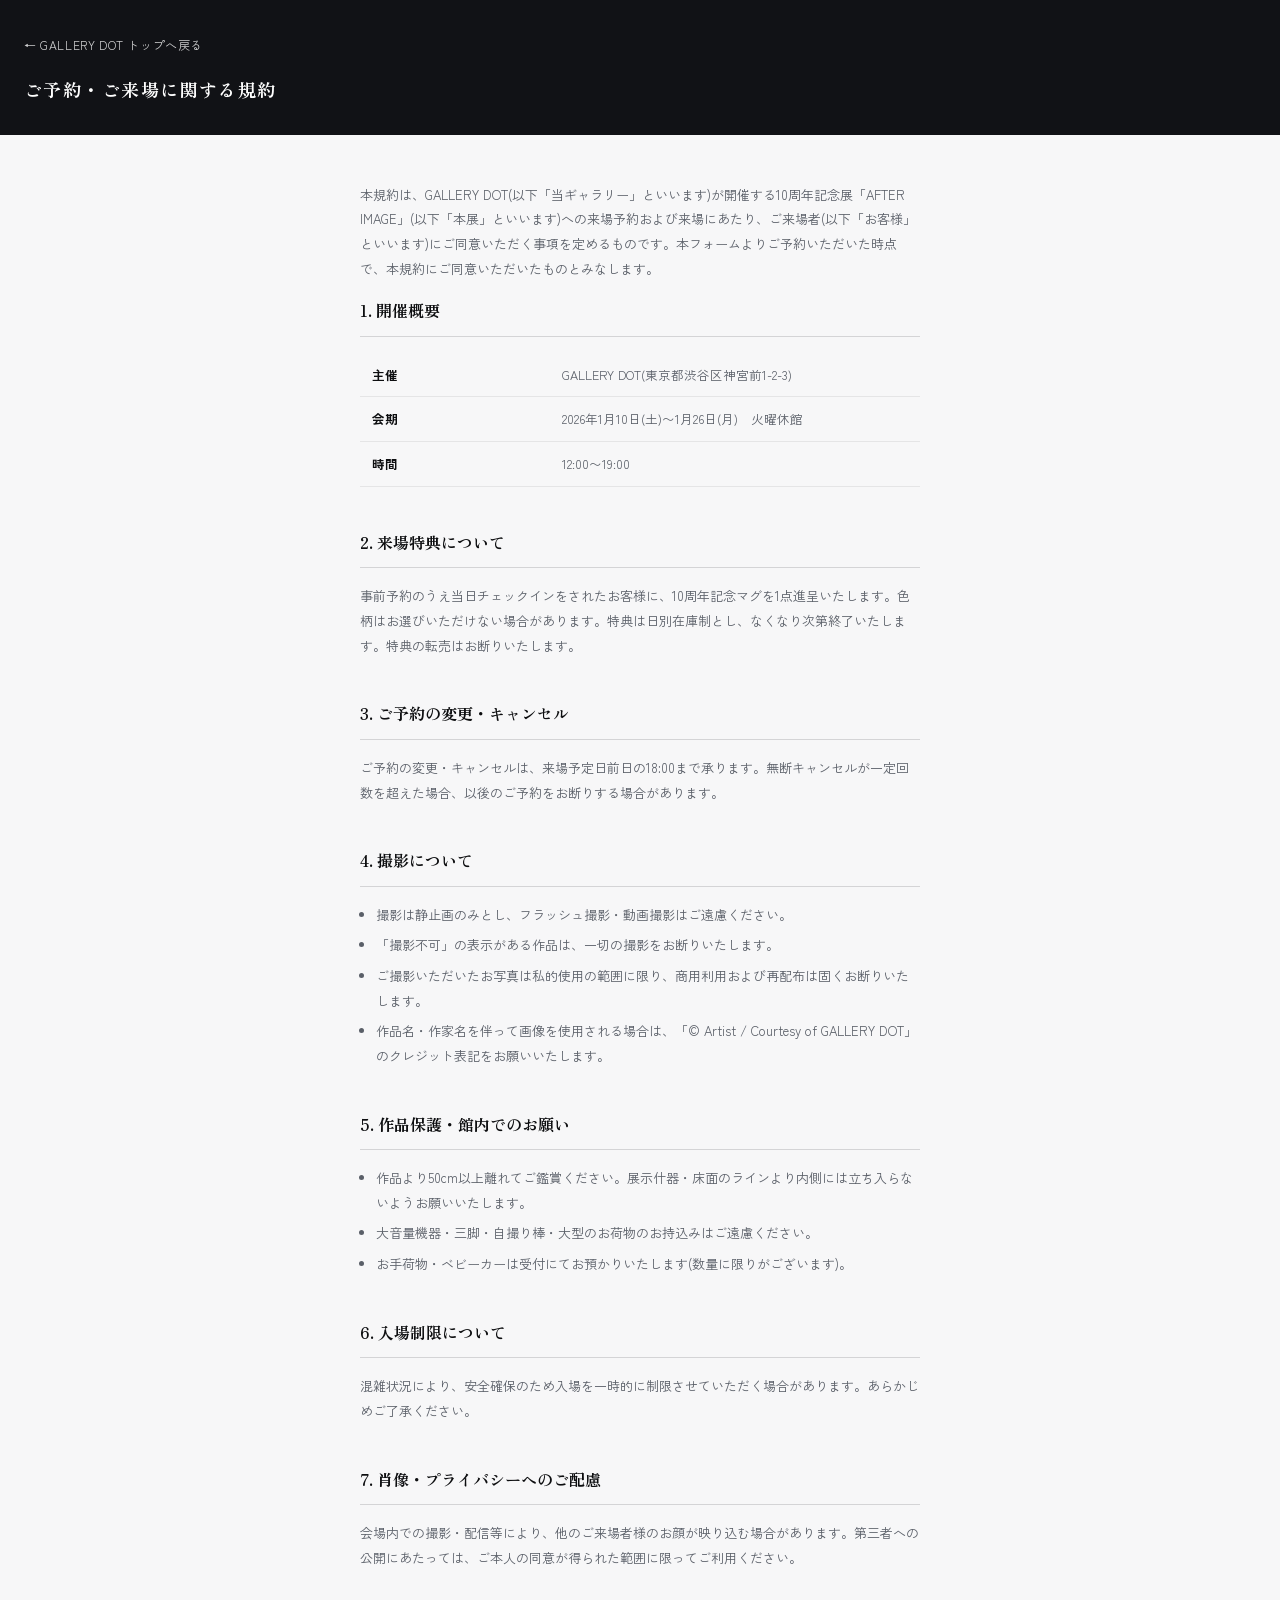
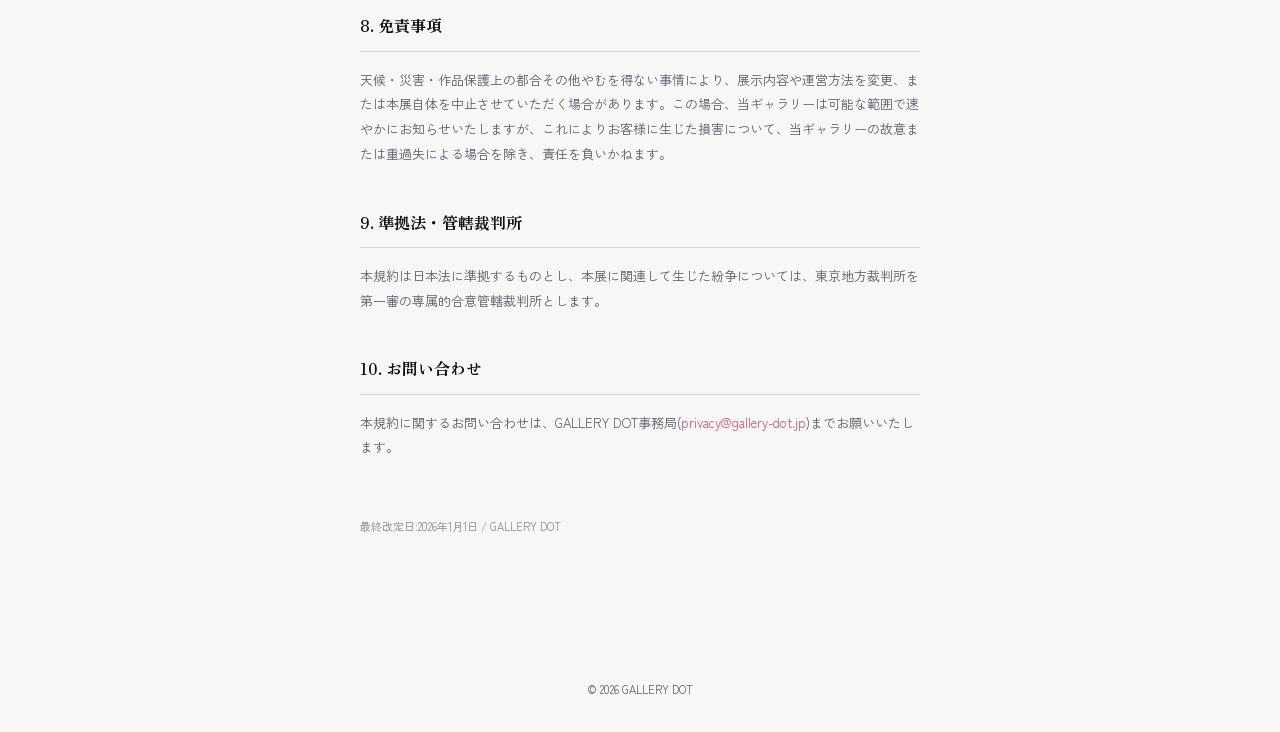
<file: terms.html>
<!DOCTYPE html>
<html lang="ja">
<head>
<meta charset="UTF-8">
<meta name="viewport" content="width=device-width, initial-scale=1.0">
<title>ご予約・ご来場に関する規約 | GALLERY DOT</title>
<meta name="description" content="GALLERY DOT 10周年記念展「AFTER IMAGE」の来場予約・ご来場にあたっての規約について。">
<meta name="robots" content="noindex, follow">
<link rel="icon" type="image/png" href="images/gallery-dot-logo.png">
<link rel="preconnect" href="https://fonts.googleapis.com">
<link rel="preconnect" href="https://fonts.gstatic.com" crossorigin>
<link href="https://fonts.googleapis.com/css2?family=Zen+Kaku+Gothic+New:wght@400;500;700;900&family=Zen+Old+Mincho:wght@500;700&display=swap" rel="stylesheet">
<link rel="stylesheet" href="legal.css">
</head>
<body>

  <header class="legal-header">
    <a href="index.html">← GALLERY DOT トップへ戻る</a>
    <h1>ご予約・ご来場に関する規約</h1>
  </header>

  <main class="legal-wrap">

    <p>本規約は、GALLERY DOT(以下「当ギャラリー」といいます)が開催する10周年記念展「AFTER IMAGE」(以下「本展」といいます)への来場予約および来場にあたり、ご来場者(以下「お客様」といいます)にご同意いただく事項を定めるものです。本フォームよりご予約いただいた時点で、本規約にご同意いただいたものとみなします。</p>

    <h2>1. 開催概要</h2>
    <table>
      <tr><th>主催</th><td>GALLERY DOT(東京都渋谷区神宮前1-2-3)</td></tr>
      <tr><th>会期</th><td>2026年1月10日(土)〜1月26日(月)　火曜休館</td></tr>
      <tr><th>時間</th><td>12:00〜19:00</td></tr>
    </table>

    <h2>2. 来場特典について</h2>
    <p>事前予約のうえ当日チェックインをされたお客様に、10周年記念マグを1点進呈いたします。色柄はお選びいただけない場合があります。特典は日別在庫制とし、なくなり次第終了いたします。特典の転売はお断りいたします。</p>

    <h2>3. ご予約の変更・キャンセル</h2>
    <p>ご予約の変更・キャンセルは、来場予定日前日の18:00まで承ります。無断キャンセルが一定回数を超えた場合、以後のご予約をお断りする場合があります。</p>

    <h2>4. 撮影について</h2>
    <ul>
      <li>撮影は静止画のみとし、フラッシュ撮影・動画撮影はご遠慮ください。</li>
      <li>「撮影不可」の表示がある作品は、一切の撮影をお断りいたします。</li>
      <li>ご撮影いただいたお写真は私的使用の範囲に限り、商用利用および再配布は固くお断りいたします。</li>
      <li>作品名・作家名を伴って画像を使用される場合は、「© Artist / Courtesy of GALLERY DOT」のクレジット表記をお願いいたします。</li>
    </ul>

    <h2>5. 作品保護・館内でのお願い</h2>
    <ul>
      <li>作品より50cm以上離れてご鑑賞ください。展示什器・床面のラインより内側には立ち入らないようお願いいたします。</li>
      <li>大音量機器・三脚・自撮り棒・大型のお荷物のお持込みはご遠慮ください。</li>
      <li>お手荷物・ベビーカーは受付にてお預かりいたします(数量に限りがございます)。</li>
    </ul>

    <h2>6. 入場制限について</h2>
    <p>混雑状況により、安全確保のため入場を一時的に制限させていただく場合があります。あらかじめご了承ください。</p>

    <h2>7. 肖像・プライバシーへのご配慮</h2>
    <p>会場内での撮影・配信等により、他のご来場者様のお顔が映り込む場合があります。第三者への公開にあたっては、ご本人の同意が得られた範囲に限ってご利用ください。</p>

    <h2>8. 免責事項</h2>
    <p>天候・災害・作品保護上の都合その他やむを得ない事情により、展示内容や運営方法を変更、または本展自体を中止させていただく場合があります。この場合、当ギャラリーは可能な範囲で速やかにお知らせいたしますが、これによりお客様に生じた損害について、当ギャラリーの故意または重過失による場合を除き、責任を負いかねます。</p>

    <h2>9. 準拠法・管轄裁判所</h2>
    <p>本規約は日本法に準拠するものとし、本展に関連して生じた紛争については、東京地方裁判所を第一審の専属的合意管轄裁判所とします。</p>

    <h2>10. お問い合わせ</h2>
    <p>本規約に関するお問い合わせは、GALLERY DOT事務局(<a href="mailto:privacy@gallery-dot.jp">privacy@gallery-dot.jp</a>)までお願いいたします。</p>

    <p class="updated">最終改定日:2026年1月1日 / GALLERY DOT</p>
  </main>

  <footer class="legal-footer">&copy; 2026 GALLERY DOT</footer>

</body>
</html>
</file>
<file: style.css>
:root{
  --ink:#111216;
  --accent:#E34F70;
  --slate:#5A5F68;
  --mist:#F7F7F8;
  --text:#0D0E10;
  --aqua:#3AA7C9;
  --paper:#FFFFFF;
}

*{box-sizing:border-box;}
.hidden{ display:none !important; }
html{ background:var(--ink); }
body{
  margin:0;
  background:var(--mist);
  color:var(--text);
  font-family:'Zen Kaku Gothic New','Noto Sans JP',sans-serif;
  -webkit-font-smoothing:antialiased;
}
body.is-loading{ overflow:hidden; height:100vh; }

/* ============ ローディング演出 ============ */
#loader{
  position:fixed; inset:0; z-index:999;
  background:var(--ink);
  display:flex; flex-direction:column; align-items:center; justify-content:center;
  transition:opacity 2.2s cubic-bezier(.4,0,.2,1), visibility 2.2s cubic-bezier(.4,0,.2,1), filter 2.2s cubic-bezier(.4,0,.2,1);
}
#loader.is-hidden{ opacity:0; visibility:hidden; filter:blur(6px); pointer-events:none; }
.loader-mark{
  font-family:'Zen Old Mincho','Noto Serif JP',serif;
  font-size:13px; letter-spacing:0.35em; color:#fff;
  margin-bottom:28px;
  opacity:0; animation:loader-mark-fade-in 1.4s ease forwards;
}
.loader-bar{
  width:180px; height:1px; background:rgba(255,255,255,0.25);
  position:relative; margin-bottom:14px;
  opacity:0; animation:loader-fade-in 1.4s ease forwards; animation-delay:.25s;
}
.loader-bar-fill{
  position:absolute; left:0; top:0; height:100%;
  width:0%; background:#fff;
  transition:width .25s ease;
}
.loader-percent{
  font-family:'Zen Old Mincho','Noto Serif JP',serif;
  font-size:11px; letter-spacing:0.15em; color:#9a9ba1;
  opacity:0; animation:loader-fade-in 1.4s ease forwards; animation-delay:.45s;
}
@keyframes loader-fade-in{
  from{ opacity:0; transform:translateY(4px); }
  to{ opacity:1; transform:translateY(0); }
}
@keyframes loader-mark-fade-in{
  from{ opacity:0; transform:translateY(4px); }
  to{ opacity:0.85; transform:translateY(0); }
}
@media (prefers-reduced-motion: reduce){
  #loader{ transition:none; }
  .loader-mark, .loader-bar, .loader-percent{ animation:none; opacity:1; }
}
a{ color:inherit; text-decoration:none; }
img{ display:block; max-width:100%; }
button{ font:inherit; border:none; cursor:pointer; background:none; }

.serif{ font-family:'Zen Old Mincho','Noto Serif JP',serif; }
.eyebrow{ letter-spacing:0.28em; font-size:10px; font-weight:700; color:var(--accent); }
.wrap{ max-width:28rem; margin-inline:auto; }
.divider{ height:1px; background:linear-gradient(to right, transparent, rgba(17,18,22,0.15), transparent); }

.card{
  background:var(--paper);
  border:1px solid rgba(17,18,22,0.08);
  border-radius:2px;
}

/* ============ ボタン ============ */
.btn-primary{
  display:block; width:100%; text-align:center;
  background:var(--ink); color:#fff;
  font-weight:700; letter-spacing:0.05em;
  padding:16px; border-radius:2px;
  transition:background .2s ease, transform .15s ease;
}
.btn-primary:hover{ background:var(--accent); }
.btn-primary:active{ transform:scale(0.98); }

.btn-outline{
  display:block; width:100%; text-align:center;
  background:transparent; color:var(--ink);
  border:1px solid var(--ink);
  font-weight:700; letter-spacing:0.05em;
  padding:15px; border-radius:2px;
  transition:background .2s ease, color .2s ease;
}
.btn-outline:hover{ background:var(--ink); color:#fff; }

a:focus-visible, button:focus-visible{ outline:2px solid var(--accent); outline-offset:2px; }

/* ============ ヒーロー:残像アニメーション ============ */
.hero{
  position:relative;
  min-height:100vh;
  background:var(--ink);
  color:#fff;
  overflow:hidden;
  display:flex; flex-direction:column; justify-content:flex-end;
}
.hero-bg{
  position:absolute; inset:-4%;
  background-image:url('images/artwork-nori.jpg');
  background-size:cover; background-position:center;
  opacity:0;
  filter:blur(18px) saturate(0.9);
  transform:scale(1.32);
  clip-path:inset(0 40% 0 40%);
  animation:hero-reveal 4.8s cubic-bezier(.32,.1,.18,1) 2.2s forwards, hero-kenburns 24s ease-in-out 7s infinite alternate;
  transition:opacity 2.2s ease;
}
/* 巡回開始後、初回リビール演出(forwards)がopacityを保持し続けJSのinline指定を上書きしてしまうため、
   !importantを持つクラス切り替えで確実にフェードアウトさせる */
.hero-bg.is-cycling-out{
  opacity:0 !important;
  animation-play-state:paused;
}
@keyframes hero-reveal{
  0%{ opacity:0; filter:blur(18px) saturate(0.9); transform:scale(1.32); clip-path:inset(0 40% 0 40%); }
  20%{ opacity:0.55; }
  100%{ opacity:0.55; filter:blur(0) saturate(1); transform:scale(1.06); clip-path:inset(0 0% 0 0%); }
}
@keyframes hero-kenburns{
  0%{ transform:scale(1.06) translate(0,0); }
  100%{ transform:scale(1.14) translate(-1.2%,-1%); }
}
.hero-overlay{
  position:absolute; inset:0;
  background:linear-gradient(to top, rgba(17,18,22,0.98) 10%, rgba(17,18,22,0.55) 55%, rgba(17,18,22,0.3) 100%),
             radial-gradient(ellipse at center, transparent 45%, rgba(17,18,22,0.55) 100%);
}
@media (prefers-reduced-motion: reduce){
  .hero-bg{ animation:none; opacity:0.55; filter:none; transform:scale(1.06); clip-path:inset(0 0% 0 0%); }
}

/* 全作品イメージが順番にクロスフェードして巡回するレイヤー */
.hero-cycle{ position:absolute; inset:-4%; overflow:hidden; }
.hero-cycle-layer{
  position:absolute; inset:0;
  background-size:cover; background-position:center;
  opacity:0;
  transform:scale(1.06);
  transition:opacity 2.2s ease, transform 6s ease-out;
}
.hero-cycle-layer.is-active{ opacity:0.55; transform:scale(1.12); }
@media (prefers-reduced-motion: reduce){
  .hero-cycle-layer{ transition:none; }
}
.hero-content{ position:relative; z-index:2; padding:32px 24px; }

/* 残像テキスト:ずれた3層のコピーがふわっと1つに収束する */
.afterimage-title{ position:relative; display:inline-block; margin:0; font-weight:inherit; font-size:inherit; }
.visually-hidden{
  position:absolute; width:1px; height:1px; padding:0; margin:-1px;
  overflow:hidden; clip:rect(0,0,0,0); white-space:nowrap; border:0;
}
.afterimage-title .layer{
  display:block;
  font-size:44px; line-height:1.05; letter-spacing:0.02em;
}
.afterimage-title .ghost{
  position:absolute; top:0; left:0; width:100%;
  color:var(--accent);
  opacity:0; filter:blur(6px);
  animation:ghost-drift 6s ease-in-out infinite;
}
.afterimage-title .ghost.g2{ color:var(--aqua); animation-delay:1.2s; }
@keyframes ghost-drift{
  0%{ opacity:0; transform:translate(0,0); filter:blur(6px); }
  35%{ opacity:0.35; transform:translate(6px,-4px); filter:blur(2px); }
  70%{ opacity:0.15; transform:translate(-4px,3px); filter:blur(4px); }
  100%{ opacity:0; transform:translate(0,0); filter:blur(6px); }
}
@media (prefers-reduced-motion: reduce){
  .afterimage-title .ghost{ animation:none; opacity:0; }
}

/* 光跡ライン(スキャンするようなアクセントライン) */
.trace-wrap{ position:absolute; inset:0; overflow:hidden; pointer-events:none; z-index:1; }
.trace-line{
  position:absolute; left:-20%; width:140%; height:1px;
  background:linear-gradient(to right, transparent, var(--accent), transparent);
  opacity:0.5;
  animation:trace-move 9s linear infinite;
}
.trace-line.t2{ background:linear-gradient(to right, transparent, var(--aqua), transparent); animation-duration:13s; animation-delay:2s; }
.trace-line.t3{ animation-duration:16s; animation-delay:5s; opacity:0.3; }
@keyframes trace-move{
  0%{ transform:translateY(0) translateX(-10%); }
  100%{ transform:translateY(0) translateX(10%); }
}
@media (prefers-reduced-motion: reduce){ .trace-line{ animation:none; } }

/* ============ スクロール:ぼやけ→鮮明の残像リビール ============ */
.reveal{
  opacity:0; filter:blur(16px); transform:translateY(22px) scale(1.02);
  transition:opacity 1.3s cubic-bezier(.16,.7,.15,1), filter 1.3s cubic-bezier(.16,.7,.15,1), transform 1.3s cubic-bezier(.16,.7,.15,1);
}
.reveal.is-visible{ opacity:1; filter:blur(0); transform:translateY(0) scale(1); }
@media (prefers-reduced-motion: reduce){
  .reveal{ opacity:1; filter:none; transform:none; transition:none; }
}

/* ============ 作品カード ============ */
.artwork-card{ position:relative; overflow:hidden; background:var(--ink); }
.artwork-card img{ width:100%; height:100%; object-fit:cover; transition:transform 1.2s cubic-bezier(.2,.7,.2,1); }
.artwork-card:active img{ transform:scale(1.04); }
/* PC(マウス操作)ではホバーでもゆっくりズーム。タッチ端末は従来通りタップ(:active)時のみ */
@media (hover:hover){
  .artwork-card:hover img{ transform:scale(1.06); }
}
.artwork-caption{
  position:absolute; left:0; right:0; bottom:0; padding:16px;
  background:linear-gradient(to top, rgba(17,18,22,0.92), transparent);
  color:#fff;
}

/* ============ ボーダー付き情報タグ(日時など) ============ */
.info-tag{
  display:inline-flex; align-items:center; gap:10px;
  border:1px solid rgba(255,255,255,0.35);
  padding:6px 6px 6px 12px;
}
.info-tag .info-tag-label{
  font-family:'Zen Old Mincho','Noto Serif JP',serif;
  font-size:10px; letter-spacing:0.1em; color:#fff; white-space:nowrap;
}
.info-tag .info-tag-value{
  background:rgba(255,255,255,0.1);
  padding:4px 10px;
  font-size:12px; letter-spacing:0.03em; color:#fff; white-space:nowrap;
}
.info-tag.on-light{ border-color:rgba(17,18,22,0.25); }
.info-tag.on-light .info-tag-label{ color:var(--ink); }
.info-tag.on-light .info-tag-value{ background:rgba(17,18,22,0.06); color:var(--ink); }

/* ============ 特典・在庫インジケーター ============ */
.stock-bar{ height:6px; background:rgba(17,18,22,0.1); border-radius:999px; overflow:hidden; }
.stock-bar-fill{ height:100%; background:var(--accent); border-radius:999px; transition:width 1s ease; }

/* ============ アコーディオン(FAQ) ============ */
details summary{ list-style:none; cursor:pointer; }
details summary::-webkit-details-marker{ display:none; }
details[open] summary ~ *{ animation:fade-down .3s ease; }
@keyframes fade-down{ from{opacity:0; transform:translateY(-4px);} to{opacity:1; transform:translateY(0);} }

/* ============ 年表 ============ */
.timeline-item{ position:relative; padding-left:28px; }
.timeline-item::before{
  content:""; position:absolute; left:4px; top:6px; width:8px; height:8px; border-radius:50%;
  background:var(--accent);
}
.timeline-item::after{
  content:""; position:absolute; left:7px; top:16px; bottom:-24px; width:1px;
  background:rgba(17,18,22,0.15);
}
.timeline-item:last-child::after{ display:none; }

/* ============ 固定フッターCTA ============ */
.mobile-fixed-cta{
  position:fixed; left:0; right:0; bottom:0; z-index:50;
  max-width:28rem; margin-inline:auto;
  background:rgba(255,255,255,0.96); backdrop-filter:blur(8px);
  border-top:1px solid rgba(17,18,22,0.1);
  padding:10px 14px;
  display:flex; gap:8px;
  transform:translateY(0);
  transition:transform .3s ease;
}
/* ヒーロー内に同内容のCTAボタンが表示されている間は、固定バーを隠して重複・文字被りを防ぐ */
.mobile-fixed-cta.is-hidden{ transform:translateY(120%); }
@media (prefers-reduced-motion: reduce){
  .mobile-fixed-cta{ transition:none; }
}

/* ============ PC対応(レスポンシブ) ============ */
.desktop-header{ display:none !important; }
@media (min-width:1024px){
  .wrap{ max-width:72rem; }
  .wrap-narrow{ max-width:36rem; }
  .desktop-header{
    display:flex !important; position:sticky; top:0; z-index:40;
    align-items:center; justify-content:space-between;
    padding:16px 48px; background:rgba(17,18,22,0.9); backdrop-filter:blur(8px);
    border-bottom:1px solid rgba(255,255,255,0.08); color:#fff;
  }
  .desktop-nav a{ margin:0 16px; font-size:13px; letter-spacing:0.05em; }
  .mobile-fixed-cta{ display:none !important; }
  .afterimage-title .layer{ font-size:72px; }
  .artwork-grid{ display:grid !important; grid-template-columns:repeat(3,1fr); gap:16px; }
  .artwork-grid > .artwork-card{ height:22rem; }

  /* ============ PCでは本文が小さく見えるため、文字サイズを底上げ ============ */
  .eyebrow{ font-size:12px; }
  .info-tag-label{ font-size:12px; }
  .info-tag-value{ font-size:14px; }
  /* 旧: [style*="font-size:XXpx"]方式(下部の「index.htmlから分離したインラインスタイル」の
     PC拡大ブロックに、分離後のクラス名を使った同等ルールとして移設済み) */
}

/* ============ index.htmlから分離したインラインスタイル ============ */
.il-1{ font-size:18px; letter-spacing:0.15em; }
.il-2{ display:flex; }
.il-3{ width:auto; padding:10px 24px; }
.il-4{ top:22%; }
.il-5{ top:52%; }
.il-6{ top:78%; }
.il-7{ display:flex; align-items:center; gap:8px; margin-bottom:20px; }
.il-8{ width:24px; height:1px; background:var(--accent); }
.il-9{ margin-bottom:20px; }
.il-10{ position:relative; }
.il-11{ font-size:15px; letter-spacing:0.08em; color:#cfd0d4; margin:0 0 24px; }
.il-12{ font-size:12px; line-height:1.9; color:#b9bac0; margin:0 0 20px; max-width:26rem; }
.il-13{ display:flex; flex-wrap:wrap; gap:10px; margin-bottom:28px; }
.il-14{ display:flex; flex-wrap:wrap; gap:10px; }
.il-15{ width:auto; display:inline-block; padding:11px 20px; font-size:12px; }
.il-16{ width:auto; display:inline-block; padding:10px 20px; font-size:12px; border-color:rgba(255,255,255,0.4); color:#fff; }
.il-17{ font-size:10px; color:#8a8b90; margin-top:14px; text-align:left; }
.il-18{ padding:64px 24px; }
.il-19{ text-align:center; margin-bottom:32px; }
.il-20{ font-size:22px; margin:12px 0 0; line-height:1.6; }
.il-21{ font-size:13px; line-height:2.1; color:var(--slate); text-align:center; max-width:26rem; margin:0 auto; }
.il-concept-sub{ margin-top:14px; }
.il-22{ text-align:center; margin-bottom:36px; }
.il-23{ font-size:22px; margin:12px 0 0; }
.il-24{ font-size:11px; color:var(--slate); margin-top:8px; }
.il-25{ display:flex; flex-direction:column; gap:16px; }
.il-26{ height:22rem; }
.il-27{ font-size:9px; letter-spacing:0.1em; color:var(--accent); margin:0 0 4px; }
.il-28{ font-size:14px; font-weight:700; margin:0 0 2px; }
.il-29{ font-weight:400; opacity:0.7; }
.il-30{ font-size:11px; margin:0; opacity:0.85; }
.il-31{ font-size:9px; letter-spacing:0.1em; color:var(--aqua); margin:0 0 4px; }
.il-32{ font-size:9px; color:var(--slate); text-align:center; margin-top:20px; }
.il-33{ background:var(--ink); color:#fff; padding:64px 24px; }
.il-34{ text-align:center; margin-bottom:28px; }
.il-35{ background:#1a1b20; border-color:rgba(255,255,255,0.1); padding:0; overflow:hidden; margin-bottom:20px; }
.il-36{ width:100%; height:14rem; object-fit:cover; }
.il-37{ padding:20px; }
.il-38{ font-size:14px; font-weight:700; margin:0 0 8px; }
.il-39{ font-size:12px; line-height:1.9; color:#b9bac0; margin:0 0 16px; }
.il-40{ margin-bottom:6px; display:flex; justify-content:space-between; font-size:10px; color:#8a8b90; }
.il-41{ width:62%; }
.il-42{ font-size:9px; color:#6d6e73; margin:10px 0 0; }
.il-43{ border-radius:2px; overflow:hidden; margin-bottom:20px; border:1px solid rgba(17,18,22,0.1); }
.il-44{ padding:20px; font-size:12px; line-height:2; color:var(--text); }
.il-45{ margin:0 0 10px; }
.il-46{ color:var(--slate); font-weight:700; font-size:10px; letter-spacing:0.05em; }
.il-47{ margin:0; }
.il-contact-link{ color:var(--ink); text-decoration:underline; text-underline-offset:2px; }
.il-contact-link:hover{ color:var(--accent); }
.il-48{ display:flex; flex-direction:column; gap:12px; }
.il-49{ background:#1a1b20; border-color:rgba(255,255,255,0.1); padding:18px; }
.il-50{ font-size:9px; letter-spacing:0.1em; color:var(--accent); font-weight:700; }
.il-51{ font-size:14px; font-weight:700; margin:6px 0 4px; }
.il-52{ font-size:11px; color:#9d9ea3; margin:0 0 8px; }
.il-53{ font-size:11px; color:#b9bac0; margin:0 0 8px; line-height:1.8; }
.il-54{ font-size:11px; color:#8a8b90; margin:0; line-height:1.8; }
.il-55{ font-size:9px; letter-spacing:0.1em; color:var(--aqua); font-weight:700; }
.il-56{ background:#1a1b20; border-color:rgba(227,79,112,0.35); padding:18px; }
.il-57{ display:flex; flex-direction:column; gap:22px; }
.il-58{ font-size:12px; font-weight:700; color:var(--accent); margin:0 0 4px; }
.il-59{ font-size:12px; line-height:1.8; margin:0; }
.il-60{ display:flex; flex-direction:column; gap:8px; }
.il-61{ padding:16px; }
.il-62{ display:flex; justify-content:space-between; font-size:13px; font-weight:700; }
.il-63{ color:var(--accent); }
.il-64{ font-size:12px; color:var(--slate); margin:10px 0 0; line-height:1.8; }
.il-65{ padding:56px 24px; }
.il-66{ font-size:15px; text-align:center; color:var(--slate); margin:0 0 18px; }
.il-67{ font-size:10.5px; color:var(--slate); line-height:1.9; }
.il-68{ font-size:10.5px; color:var(--slate); line-height:1.9; margin-bottom:16px; }
.il-69{ color:var(--text); }
.il-70{ margin-bottom:10px; }
.il-71{ text-align:center; margin-bottom:8px; }
.il-72{ font-size:11px; text-align:center; color:var(--slate); margin:0 0 28px; }
.il-73{ padding:22px; }
.il-74{ margin-bottom:16px; }
.il-75{ font-size:11px; font-weight:700; color:var(--slate); display:block; margin-bottom:6px; }
.il-76{ width:100%; border:1px solid rgba(17,18,22,0.2); border-radius:2px; padding:11px; font-size:14px; }
.il-77{ font-size:10px; color:var(--accent); margin:4px 0 0; }
.il-78{ display:grid; grid-template-columns:1fr 1fr; gap:10px; margin-bottom:16px; }
.il-79{ width:100%; border:1px solid rgba(17,18,22,0.2); border-radius:2px; padding:11px; font-size:13px; }
.il-80{ font-size:9px; color:var(--slate); margin:6px 0 0; }
.il-81{ display:flex; align-items:flex-start; gap:8px; font-size:10.5px; color:var(--slate); line-height:1.7; margin-bottom:12px; }
.il-82{ margin-top:2px; }
.il-83{ display:flex; align-items:flex-start; gap:8px; font-size:10.5px; color:var(--slate); line-height:1.7; margin-bottom:20px; }
.il-84{ text-decoration:underline; }
.il-85{ font-size:10px; color:var(--accent); margin:-14px 0 14px; }
.il-86{ font-size:11px; color:var(--accent); text-align:center; margin:0 0 14px; }
.il-87{ font-size:10px; color:var(--slate); text-align:center; margin:10px 0 0; }
.il-88{ padding:32px 22px; text-align:center; }
.il-89{ font-size:28px; margin-bottom:10px; }
.il-90{ font-size:16px; margin:0 0 8px; }
.il-91{ font-size:11px; color:var(--slate); line-height:1.8; }
.il-92{ padding:56px 24px; text-align:center; }
.il-93{ padding:28px 22px; }
.il-94{ font-size:15px; margin:0 0 8px; }
.il-95{ font-size:11px; color:var(--slate); margin:0 0 18px; line-height:1.8; }
.il-96{ background:var(--ink); color:#8a8b90; padding:48px 24px 100px; text-align:center; }
.il-97{ height:20px; margin:0 auto 14px; opacity:0.9; }
.il-98{ font-size:10px; margin:0 0 16px; }
.il-99{ display:flex; justify-content:center; gap:16px; margin-bottom:20px; }
.il-100{ color:#8a8b90; }
.il-101{ font-size:10px; margin-bottom:16px; }
.il-102{ text-decoration:underline; margin:0 8px; }
.il-103{ font-size:9px; margin:0; }
.il-104{ flex:3; text-align:center; border:1px solid var(--ink); color:var(--ink); font-size:11px; font-weight:700; border-radius:2px; padding:10px 0; }
.il-105{ flex:7; padding:10px 0; font-size:13px; }

/* ============ PC表示:分離後クラスのフォントサイズ拡大(旧[style*=...]方式を置換) ============ */
@media (min-width:1024px){
  .il-1{ font-size:20px !important; }
  .il-11{ font-size:17px !important; }
  .il-12{ font-size:14px !important; }
  .il-15{ font-size:14px !important; }
  .il-16{ font-size:14px !important; }
  .il-17{ font-size:12px !important; }
  .il-20{ font-size:25px !important; }
  .il-21{ font-size:15px !important; }
  .il-23{ font-size:25px !important; }
  .il-24{ font-size:13px !important; }
  .il-27{ font-size:11px !important; }
  .il-28{ font-size:16px !important; }
  .il-30{ font-size:13px !important; }
  .il-31{ font-size:11px !important; }
  .il-32{ font-size:11px !important; }
  .il-38{ font-size:16px !important; }
  .il-39{ font-size:14px !important; }
  .il-40{ font-size:12px !important; }
  .il-42{ font-size:11px !important; }
  .il-44{ font-size:14px !important; }
  .il-46{ font-size:12px !important; }
  .il-50{ font-size:11px !important; }
  .il-51{ font-size:16px !important; }
  .il-52{ font-size:13px !important; }
  .il-53{ font-size:13px !important; }
  .il-54{ font-size:13px !important; }
  .il-55{ font-size:11px !important; }
  .il-58{ font-size:14px !important; }
  .il-59{ font-size:14px !important; }
  .il-62{ font-size:15px !important; }
  .il-64{ font-size:14px !important; }
  .il-66{ font-size:17px !important; }
  .il-67{ font-size:12.5px !important; }
  .il-68{ font-size:12.5px !important; }
  .il-72{ font-size:13px !important; }
  .il-75{ font-size:13px !important; }
  .il-76{ font-size:16px !important; }
  .il-77{ font-size:12px !important; }
  .il-79{ font-size:15px !important; }
  .il-80{ font-size:11px !important; }
  .il-81{ font-size:12.5px !important; }
  .il-83{ font-size:12.5px !important; }
  .il-85{ font-size:12px !important; }
  .il-86{ font-size:13px !important; }
  .il-87{ font-size:12px !important; }
  .il-89{ font-size:31px !important; }
  .il-90{ font-size:18px !important; }
  .il-91{ font-size:13px !important; }
  .il-94{ font-size:17px !important; }
  .il-95{ font-size:13px !important; }
  .il-98{ font-size:12px !important; }
  .il-101{ font-size:12px !important; }
  .il-103{ font-size:11px !important; }
  .il-104{ font-size:13px !important; }
  .il-105{ font-size:15px !important; }
}
</file>
<file: legal.css>
:root{
  --ink:#111216;
  --accent:#E34F70;
  --slate:#5A5F68;
  --mist:#F7F7F8;
  --text:#0D0E10;
  --aqua:#3AA7C9;
  --paper:#FFFFFF;
}
*{ box-sizing:border-box; }
body{
  margin:0;
  background:var(--mist);
  color:var(--text);
  font-family:'Zen Kaku Gothic New','Noto Sans JP',sans-serif;
  -webkit-font-smoothing:antialiased;
  line-height:1.9;
}
a{ color:var(--accent); text-decoration:none; }
a:hover{ text-decoration:underline; }

.legal-header{
  background:var(--ink); color:#fff;
  padding:28px 24px;
}
.legal-header a{
  color:#fff; font-size:12px; letter-spacing:0.05em; opacity:0.8;
}
.legal-header a:hover{ opacity:1; }
.legal-header h1{
  font-family:'Zen Old Mincho','Noto Serif JP',serif;
  font-size:18px; letter-spacing:0.08em;
  margin:14px 0 0;
}

.legal-wrap{
  max-width:38rem; margin-inline:auto;
  padding:48px 24px 96px;
}
.legal-wrap h2{
  font-family:'Zen Old Mincho','Noto Serif JP',serif;
  font-size:16px;
  border-bottom:1px solid rgba(17,18,22,0.15);
  padding-bottom:10px;
  margin:40px 0 16px;
}
.legal-wrap h2:first-of-type{ margin-top:0; }
.legal-wrap p{
  font-size:13px; color:var(--slate);
  margin:0 0 14px;
}
.legal-wrap table{
  width:100%; border-collapse:collapse; font-size:12.5px; color:var(--slate);
  margin:0 0 14px;
}
.legal-wrap table th, .legal-wrap table td{
  text-align:left; vertical-align:top;
  padding:10px 12px;
  border-bottom:1px solid rgba(17,18,22,0.08);
}
.legal-wrap table th{
  width:34%; color:var(--text); font-weight:700; white-space:nowrap;
}
.legal-wrap ul{
  margin:0 0 14px; padding-left:1.2em; font-size:13px; color:var(--slate);
}
.legal-wrap li{ margin-bottom:6px; }
.legal-wrap .updated{
  font-size:11px; color:var(--slate); opacity:0.7; margin-top:56px;
}
.legal-footer{
  text-align:center; padding:32px 24px; font-size:11px; color:var(--slate);
}
</file>
